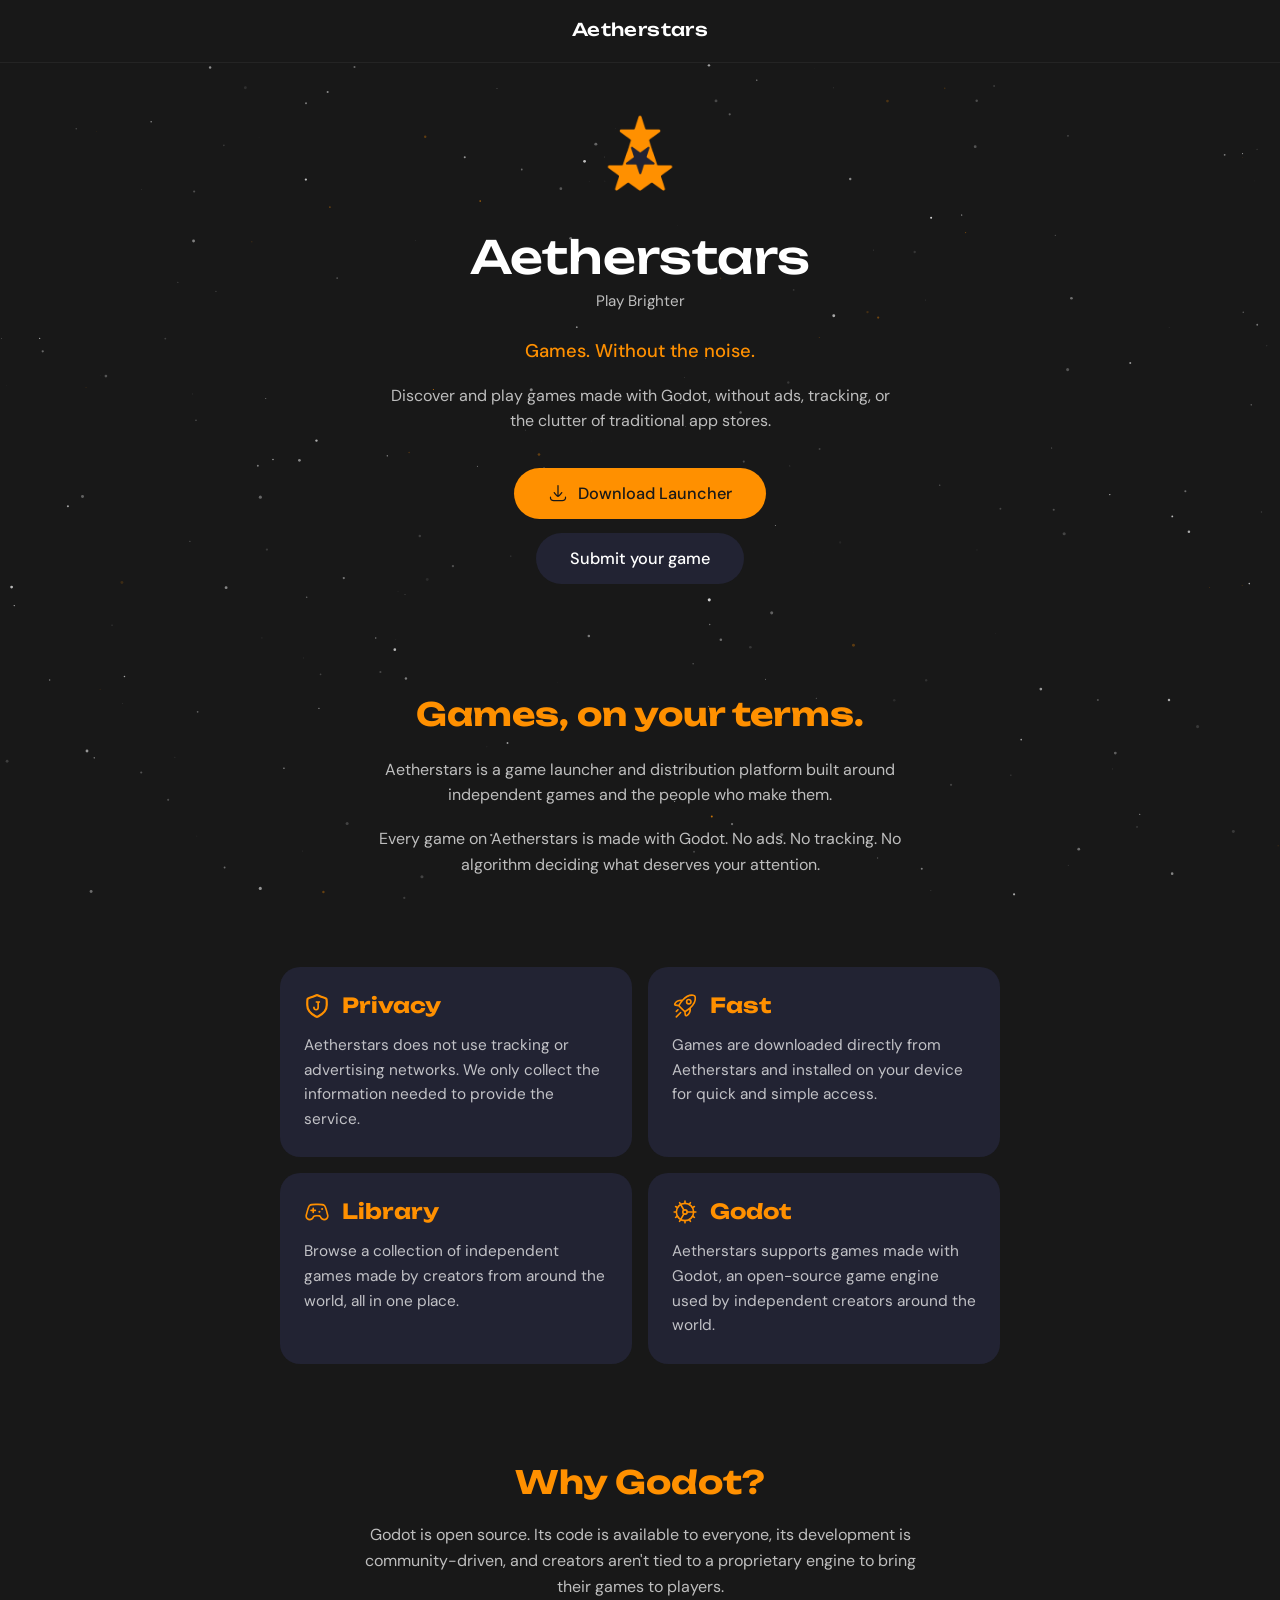
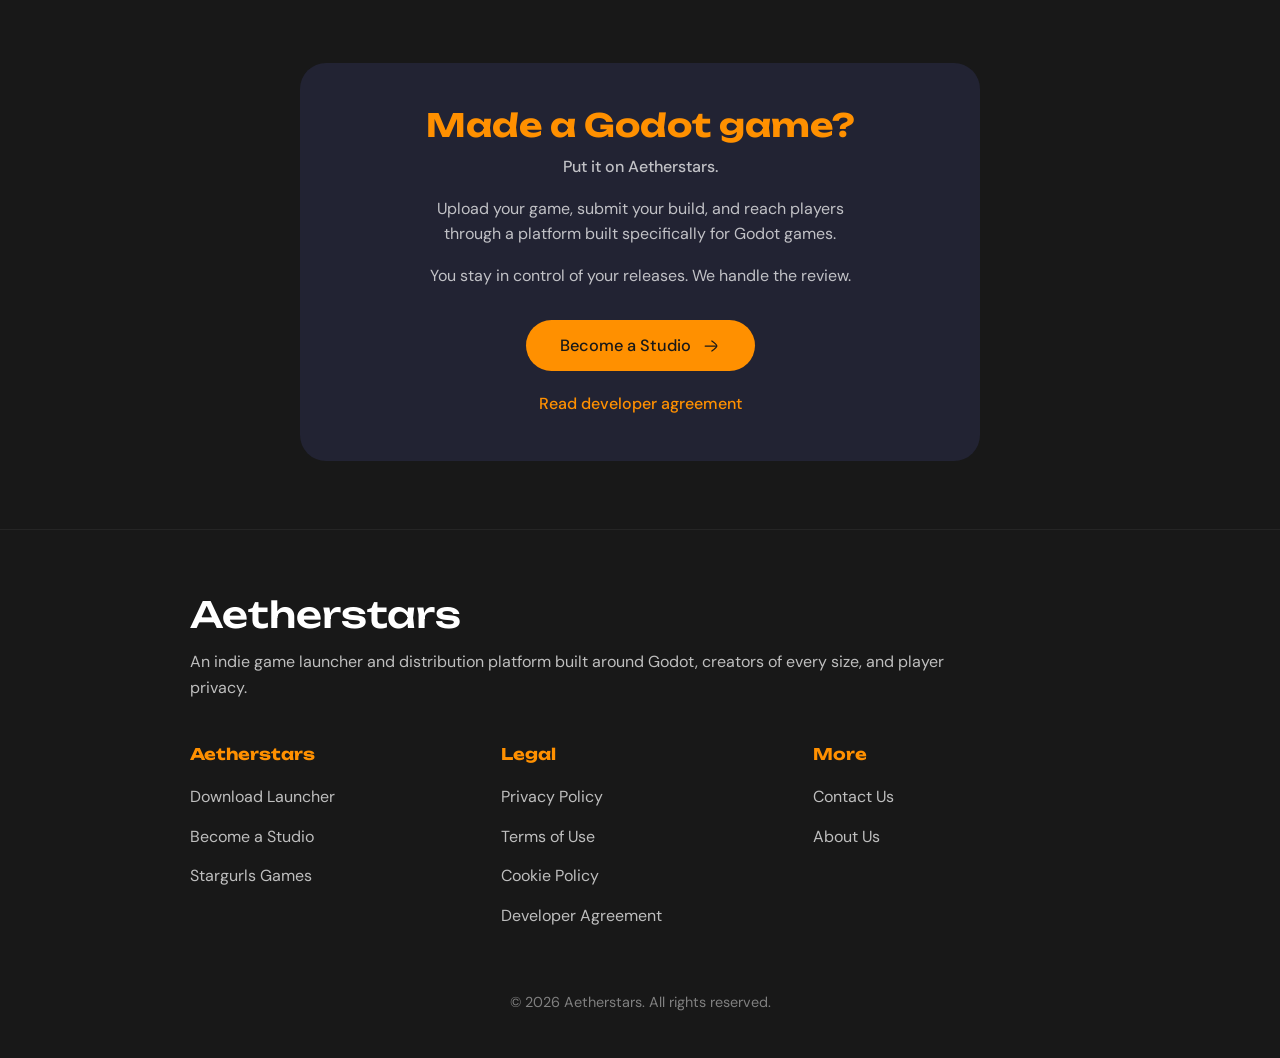
<file: index.html>
<!DOCTYPE html>
<html lang="en">
<head>
  <meta charset="UTF-8">
  <meta name="viewport" content="width=device-width, initial-scale=1.0">
  <title>Aetherstars - Game Launcher</title>
  <meta name="description" content="An indie game launcher and distribution platform built around Godot, creators of every size, and player privacy. No ads. No tracking.">
  <meta name="theme-color" content="#181818">
  <link rel="icon" href="/favicon.ico" sizes="any">
  <link rel="stylesheet" href="css/style.css">
</head>
<body>

  <canvas class="stars" aria-hidden="true"></canvas>

  <header class="site-header">
    <a href="/" class="brand">Aetherstars</a>
  </header>

  <main>

    <section class="hero">
      <img class="logo-mark" src="assets/logo/aetherstars-logo.png" alt="">

      <h1>Aetherstars</h1>
      <p class="play-brighter">Play Brighter</p>

      <p class="hero-accent">Games. Without the noise.</p>
      <p class="hero-desc">Discover and play games made with Godot, without ads, tracking, or the clutter of traditional app stores.</p>

      <div class="hero-actions">
        <button class="btn btn-primary trigger-soon" type="button">
          <span class="ficon ficon--download" aria-hidden="true"></span>
          Download Launcher
        </button>
        <button class="btn btn-secondary trigger-soon" type="button">Submit your game</button>
      </div>
    </section>

    <section class="about">
      <h2>Games, on your terms.</h2>
      <p>Aetherstars is a game launcher and distribution platform built around independent games and the people who make them.</p>
      <p>Every game on Aetherstars is made with Godot. No ads. No tracking. No algorithm deciding what deserves your attention.</p>
    </section>

    <section class="features-wrap">
      <div class="features">

        <article class="card">
          <div class="card-head">
            <span class="ficon ficon--privacy" aria-hidden="true"></span>
            <h3>Privacy</h3>
          </div>
          <p>Aetherstars does not use tracking or advertising networks. We only collect the information needed to provide the service.</p>
        </article>

        <article class="card">
          <div class="card-head">
            <span class="ficon ficon--rocket" aria-hidden="true"></span>
            <h3>Fast</h3>
          </div>
          <p>Games are downloaded directly from Aetherstars and installed on your device for quick and simple access.</p>
        </article>

        <article class="card">
          <div class="card-head">
            <span class="ficon ficon--game" aria-hidden="true"></span>
            <h3>Library</h3>
          </div>
          <p>Browse a collection of independent games made by creators from around the world, all in one place.</p>
        </article>

        <article class="card">
          <div class="card-head">
            <span class="ficon ficon--gear" aria-hidden="true"></span>
            <h3>Godot</h3>
          </div>
          <p>Aetherstars supports games made with Godot, an open-source game engine used by independent creators around the world.</p>
        </article>

      </div>
    </section>

    <section class="why">
      <h2>Why Godot?</h2>
      <p>Godot is open source. Its code is available to everyone, its development is community-driven, and creators aren't tied to a proprietary engine to bring their games to players.</p>
    </section>

    <section class="cta">
      <div class="cta-card">
        <h2>Made a Godot game?</h2>
        <p class="cta-sub">Put it on Aetherstars.</p>
        <p>Upload your game, submit your build, and reach players through a platform built specifically for Godot games.</p>
        <p>You stay in control of your releases. We handle the review.</p>
        <button class="btn btn-primary trigger-soon" type="button">
          Become a Studio
          <span class="ficon ficon--next" aria-hidden="true"></span>
        </button>
        <a href="legal/agreement/" class="cta-link">Read developer agreement</a>
      </div>
    </section>

  </main>

  <footer class="site-footer">
    <div class="footer-inner">
      <p class="footer-brand">Aetherstars</p>
      <p class="footer-tagline">An indie game launcher and distribution platform built around Godot, creators of every size, and player privacy.</p>

      <nav class="footer-cols" aria-label="Footer">
        <div class="footer-col">
          <h2>Aetherstars</h2>
          <button type="button" class="footer-btn trigger-soon">Download Launcher</button>
          <button type="button" class="footer-btn trigger-soon">Become a Studio</button>
          <a href="https://stargurls.com" target="_blank" rel="noopener">Stargurls Games</a>
        </div>
        <div class="footer-col">
          <h2>Legal</h2>
          <a href="https://jullow.com/legal/privacy" target="_blank" rel="noopener">Privacy Policy</a>
          <a href="https://jullow.com/legal/terms" target="_blank" rel="noopener">Terms of Use</a>
          <a href="https://jullow.com/legal/cookie" target="_blank" rel="noopener">Cookie Policy</a>
          <a href="legal/agreement/">Developer Agreement</a>
        </div>
        <div class="footer-col">
          <h2>More</h2>
          <a href="mailto:info@aetherstars.com">Contact Us</a>
          <a href="about/">About Us</a>
        </div>
      </nav>

      <p class="footer-bottom">&copy; <span data-year>2026</span> Aetherstars. All rights reserved.</p>
    </div>
  </footer>

  <div class="notice" role="status" aria-live="polite" hidden>
    <button type="button" class="notice-close" aria-label="Close">
      <span aria-hidden="true">&times;</span>
    </button>
    <p>We're getting ready to launch, stay tuned!</p>
    <button type="button" class="notice-ok">Got it</button>
  </div>

  <script src="js/main.js"></script>
</body>
</html>
</file>
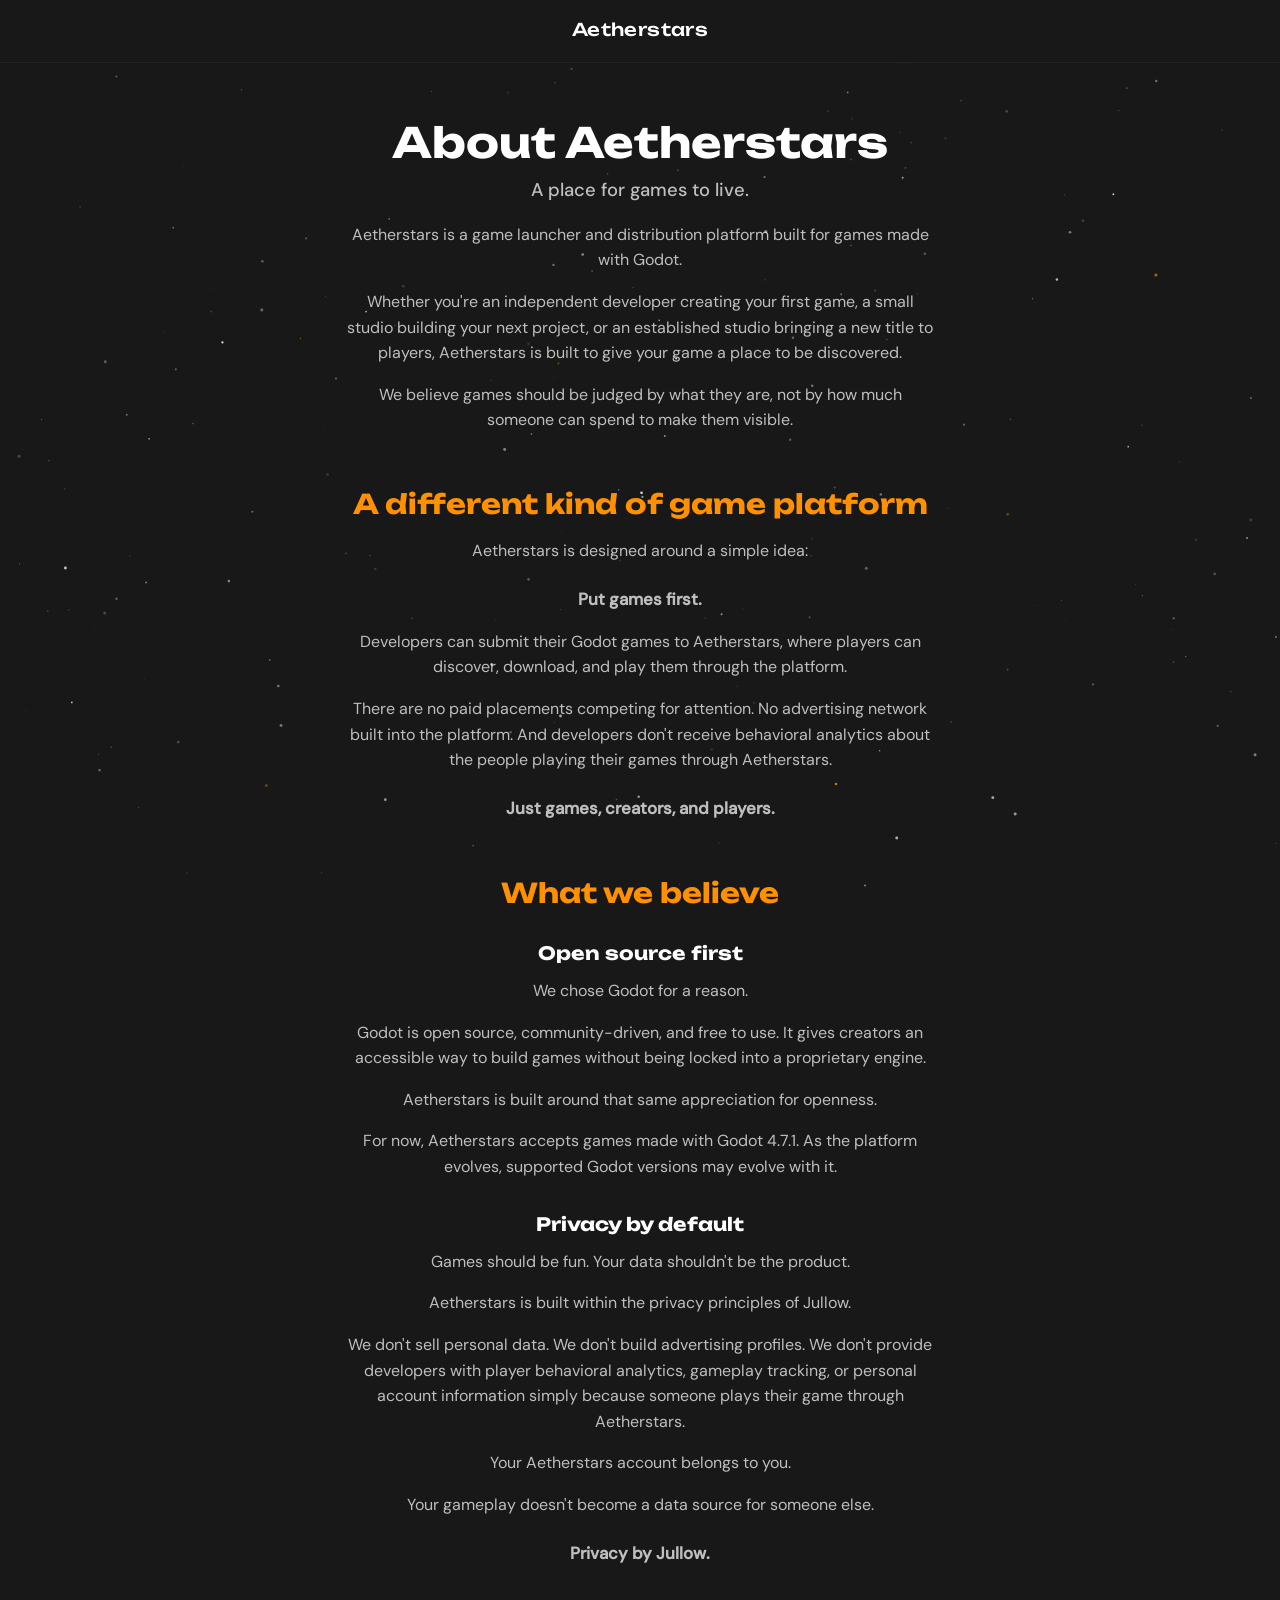
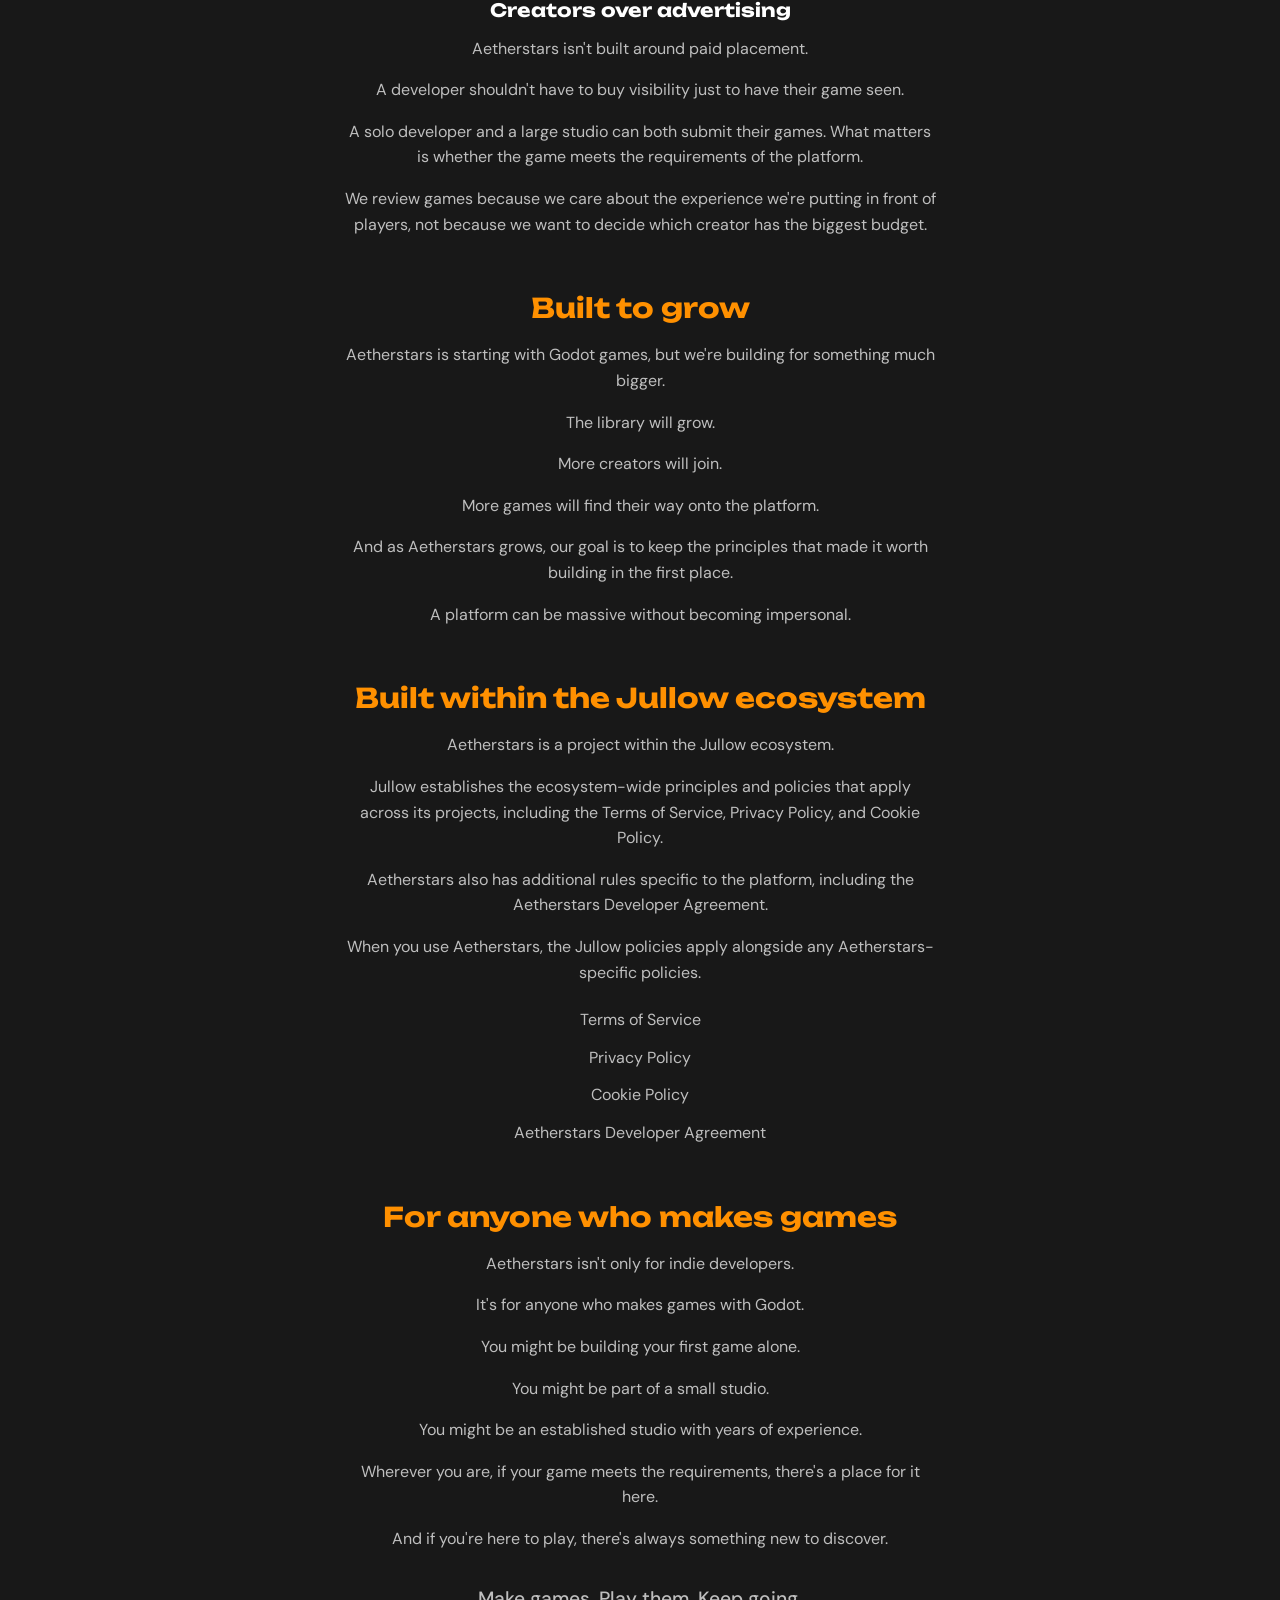
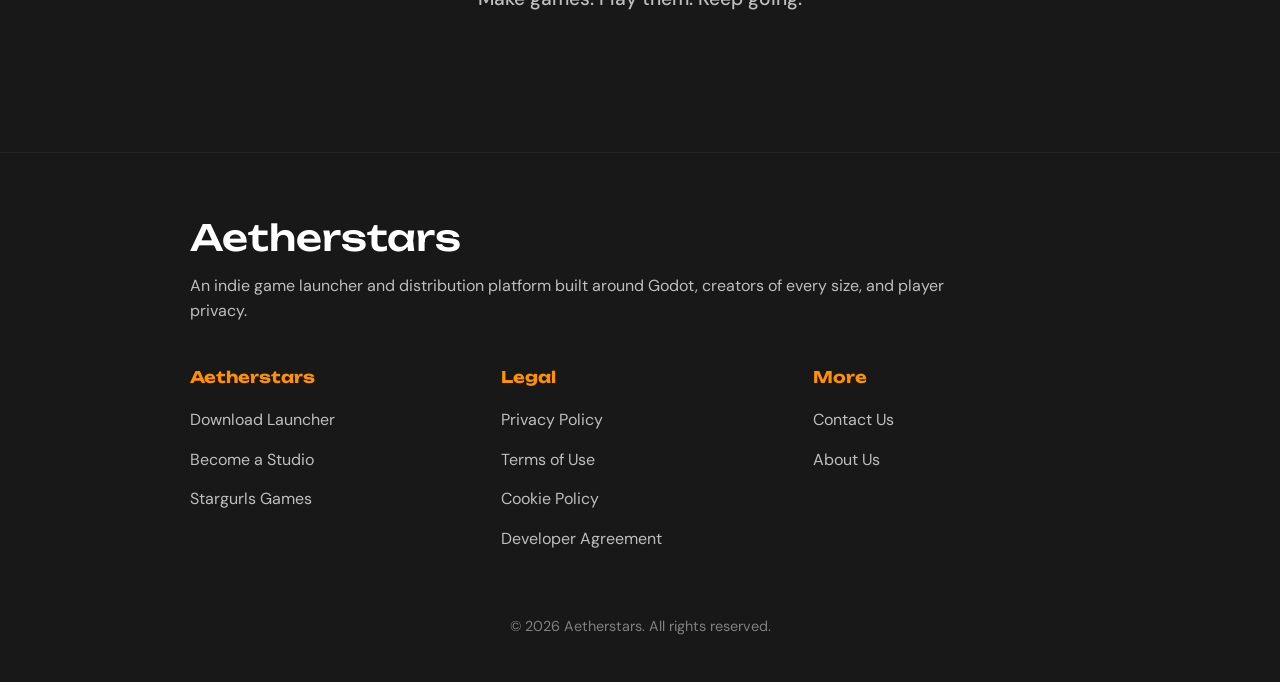
<file: about/index.html>
<!DOCTYPE html>
<html lang="en">
<head>
  <meta charset="UTF-8">
  <meta name="viewport" content="width=device-width, initial-scale=1.0">
  <title>About Us</title>
  <meta name="description" content="Aetherstars is a game launcher and distribution platform for games made with Godot, open to creators of any size, built around privacy instead of advertising.">
  <meta name="theme-color" content="#181818">
  <link rel="icon" href="/favicon.ico" sizes="any">
  <link rel="stylesheet" href="/css/style.css">
</head>
<body>

  <canvas class="stars" aria-hidden="true"></canvas>

  <header class="site-header">
    <a href="/" class="brand">Aetherstars</a>
  </header>

  <main class="about-page">
    <h1>About Aetherstars</h1>
    <p class="about-tagline">A place for games to live.</p>

    <p>Aetherstars is a game launcher and distribution platform built for games made with Godot.</p>
    <p>Whether you're an independent developer creating your first game, a small studio building your next project, or an established studio bringing a new title to players, Aetherstars is built to give your game a place to be discovered.</p>
    <p>We believe games should be judged by what they are, not by how much someone can spend to make them visible.</p>

    <section id="platform">
      <h2>A different kind of game platform</h2>
      <p>Aetherstars is designed around a simple idea:</p>
      <p class="about-lead">Put games first.</p>
      <p>Developers can submit their Godot games to Aetherstars, where players can discover, download, and play them through the platform.</p>
      <p>There are no paid placements competing for attention. No advertising network built into the platform. And developers don't receive behavioral analytics about the people playing their games through Aetherstars.</p>
      <p class="about-lead">Just games, creators, and players.</p>
    </section>

    <section id="beliefs">
      <h2>What we believe</h2>

      <h3>Open source first</h3>
      <p>We chose Godot for a reason.</p>
      <p>Godot is open source, community-driven, and free to use. It gives creators an accessible way to build games without being locked into a proprietary engine.</p>
      <p>Aetherstars is built around that same appreciation for openness.</p>
      <p>For now, Aetherstars accepts games made with Godot 4.7.1. As the platform evolves, supported Godot versions may evolve with it.</p>

      <h3>Privacy by default</h3>
      <p>Games should be fun. Your data shouldn't be the product.</p>
      <p>Aetherstars is built within the privacy principles of Jullow.</p>
      <p>We don't sell personal data. We don't build advertising profiles. We don't provide developers with player behavioral analytics, gameplay tracking, or personal account information simply because someone plays their game through Aetherstars.</p>
      <p>Your Aetherstars account belongs to you.</p>
      <p>Your gameplay doesn't become a data source for someone else.</p>
      <p class="about-lead">Privacy by Jullow.</p>

      <h3>Creators over advertising</h3>
      <p>Aetherstars isn't built around paid placement.</p>
      <p>A developer shouldn't have to buy visibility just to have their game seen.</p>
      <p>A solo developer and a large studio can both submit their games. What matters is whether the game meets the requirements of the platform.</p>
      <p>We review games because we care about the experience we're putting in front of players, not because we want to decide which creator has the biggest budget.</p>
    </section>

    <section id="grow">
      <h2>Built to grow</h2>
      <p>Aetherstars is starting with Godot games, but we're building for something much bigger.</p>
      <p>The library will grow.</p>
      <p>More creators will join.</p>
      <p>More games will find their way onto the platform.</p>
      <p>And as Aetherstars grows, our goal is to keep the principles that made it worth building in the first place.</p>
      <p>A platform can be massive without becoming impersonal.</p>
    </section>

    <section id="jullow">
      <h2>Built within the Jullow ecosystem</h2>
      <p>Aetherstars is a project within the Jullow ecosystem.</p>
      <p>Jullow establishes the ecosystem-wide principles and policies that apply across its projects, including the Terms of Service, Privacy Policy, and Cookie Policy.</p>
      <p>Aetherstars also has additional rules specific to the platform, including the Aetherstars Developer Agreement.</p>
      <p>When you use Aetherstars, the Jullow policies apply alongside any Aetherstars-specific policies.</p>

      <ul class="about-links">
        <li><a href="https://jullow.com/legal/terms" target="_blank" rel="noopener">Terms of Service</a></li>
        <li><a href="https://jullow.com/legal/privacy" target="_blank" rel="noopener">Privacy Policy</a></li>
        <li><a href="https://jullow.com/legal/cookie" target="_blank" rel="noopener">Cookie Policy</a></li>
        <li><a href="/legal/agreement/">Aetherstars Developer Agreement</a></li>
      </ul>
    </section>

    <section id="anyone">
      <h2>For anyone who makes games</h2>
      <p>Aetherstars isn't only for indie developers.</p>
      <p>It's for anyone who makes games with Godot.</p>
      <p>You might be building your first game alone.</p>
      <p>You might be part of a small studio.</p>
      <p>You might be an established studio with years of experience.</p>
      <p>Wherever you are, if your game meets the requirements, there's a place for it here.</p>
      <p>And if you're here to play, there's always something new to discover.</p>
      <p class="about-tagline">Make games. Play them. Keep going.</p>
    </section>
  </main>

  <footer class="site-footer">
    <div class="footer-inner">
      <p class="footer-brand">Aetherstars</p>
      <p class="footer-tagline">An indie game launcher and distribution platform built around Godot, creators of every size, and player privacy.</p>

      <nav class="footer-cols" aria-label="Footer">
        <div class="footer-col">
          <h2>Aetherstars</h2>
          <button type="button" class="footer-btn trigger-soon">Download Launcher</button>
          <button type="button" class="footer-btn trigger-soon">Become a Studio</button>
          <a href="https://stargurls.com" target="_blank" rel="noopener">Stargurls Games</a>
        </div>
        <div class="footer-col">
          <h2>Legal</h2>
          <a href="https://jullow.com/legal/privacy" target="_blank" rel="noopener">Privacy Policy</a>
          <a href="https://jullow.com/legal/terms" target="_blank" rel="noopener">Terms of Use</a>
          <a href="https://jullow.com/legal/cookie" target="_blank" rel="noopener">Cookie Policy</a>
          <a href="/legal/agreement/">Developer Agreement</a>
        </div>
        <div class="footer-col">
          <h2>More</h2>
          <a href="mailto:info@aetherstars.com">Contact Us</a>
          <a href="/about/">About Us</a>
        </div>
      </nav>

      <p class="footer-bottom">&copy; <span data-year>2026</span> Aetherstars. All rights reserved.</p>
    </div>
  </footer>

  <div class="notice" role="status" aria-live="polite" hidden>
    <button type="button" class="notice-close" aria-label="Close">
      <span aria-hidden="true">&times;</span>
    </button>
    <p>We're getting ready to launch, stay tuned!</p>
    <button type="button" class="notice-ok">Got it</button>
  </div>

  <script src="/js/main.js"></script>
</body>
</html>
</file>
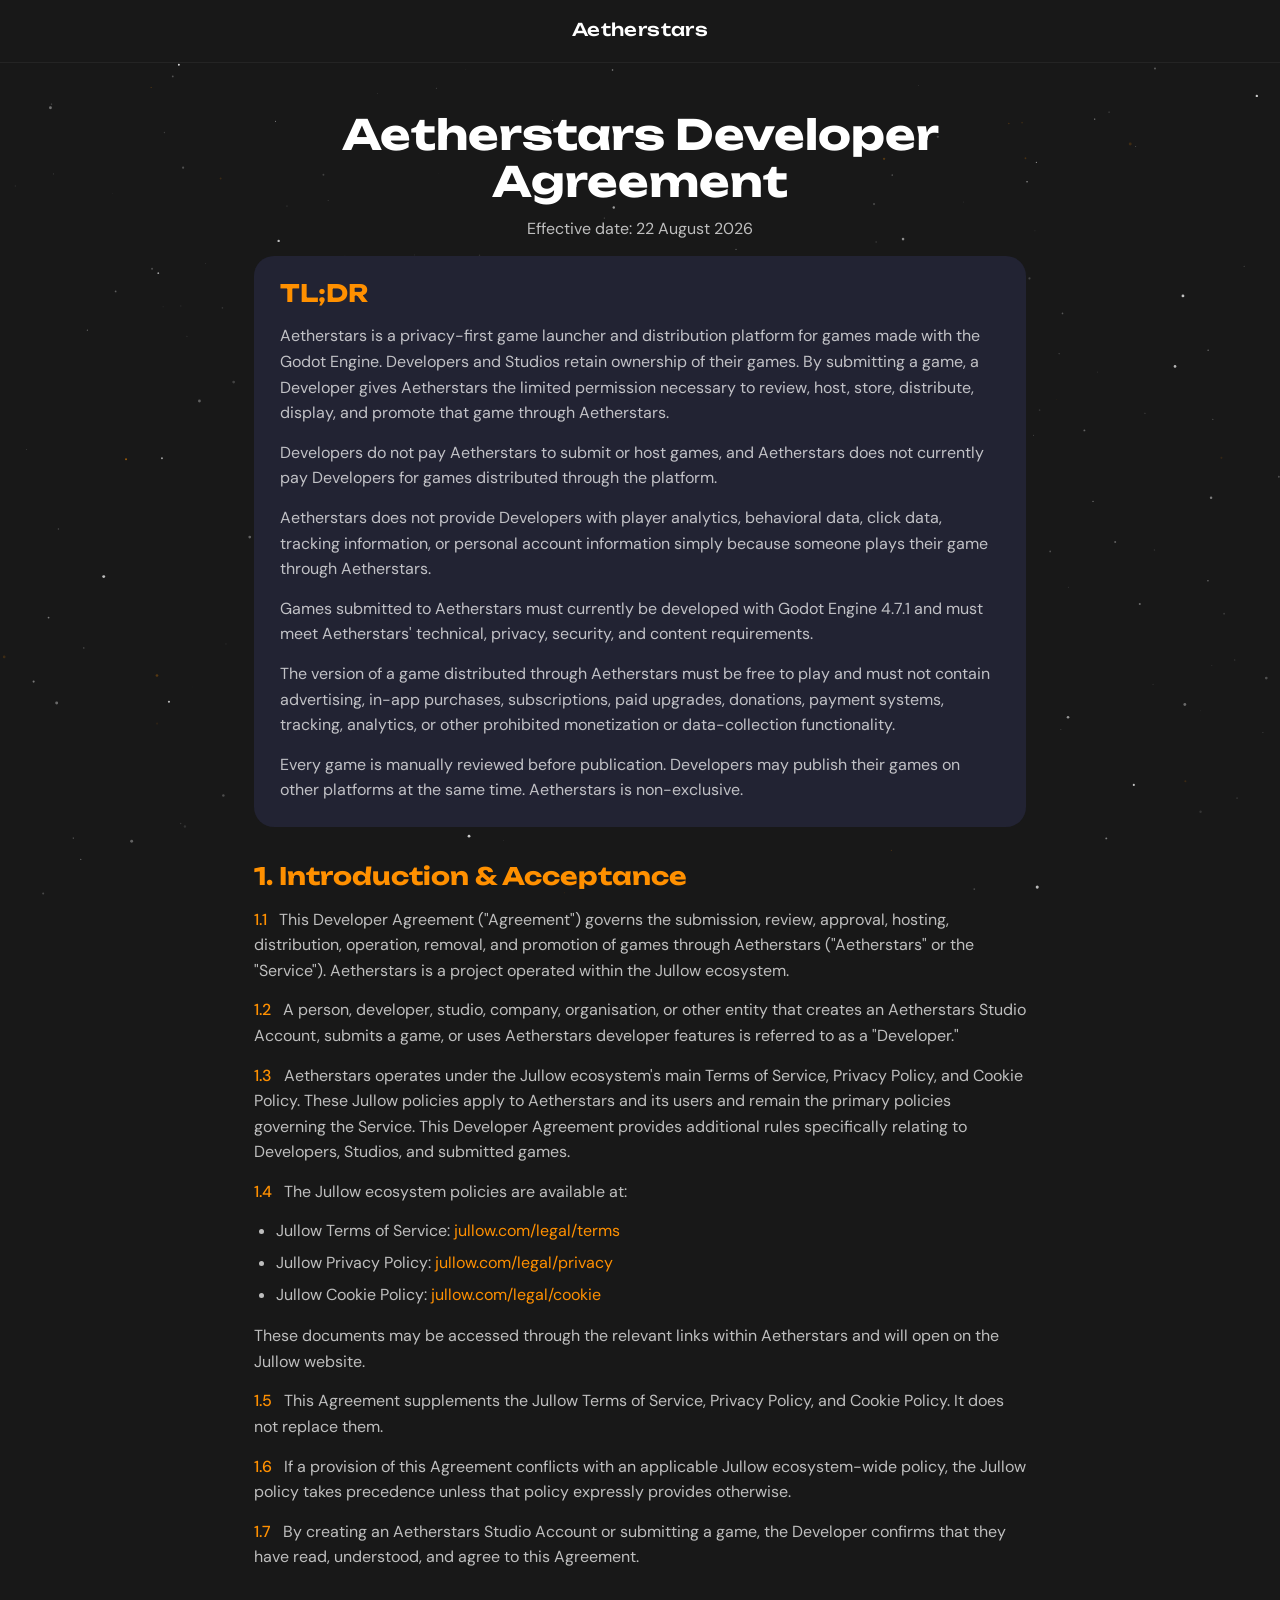
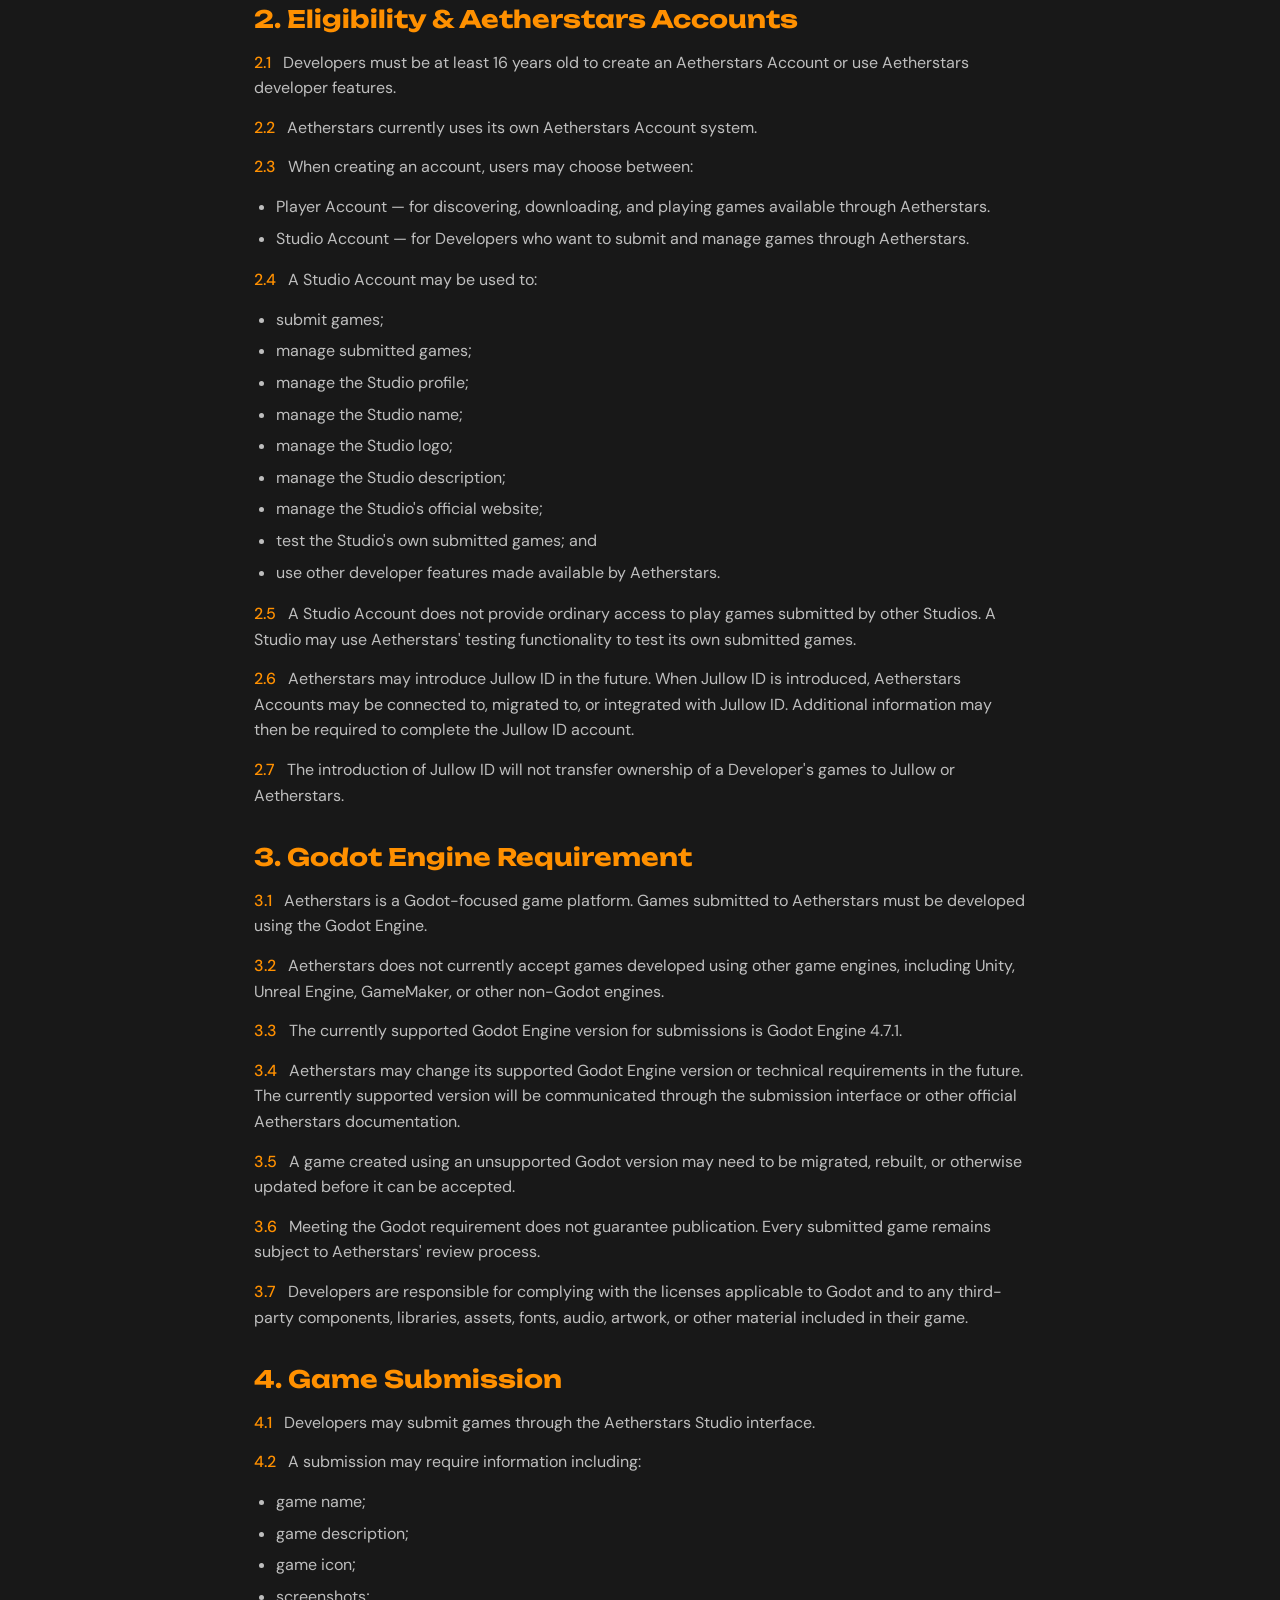
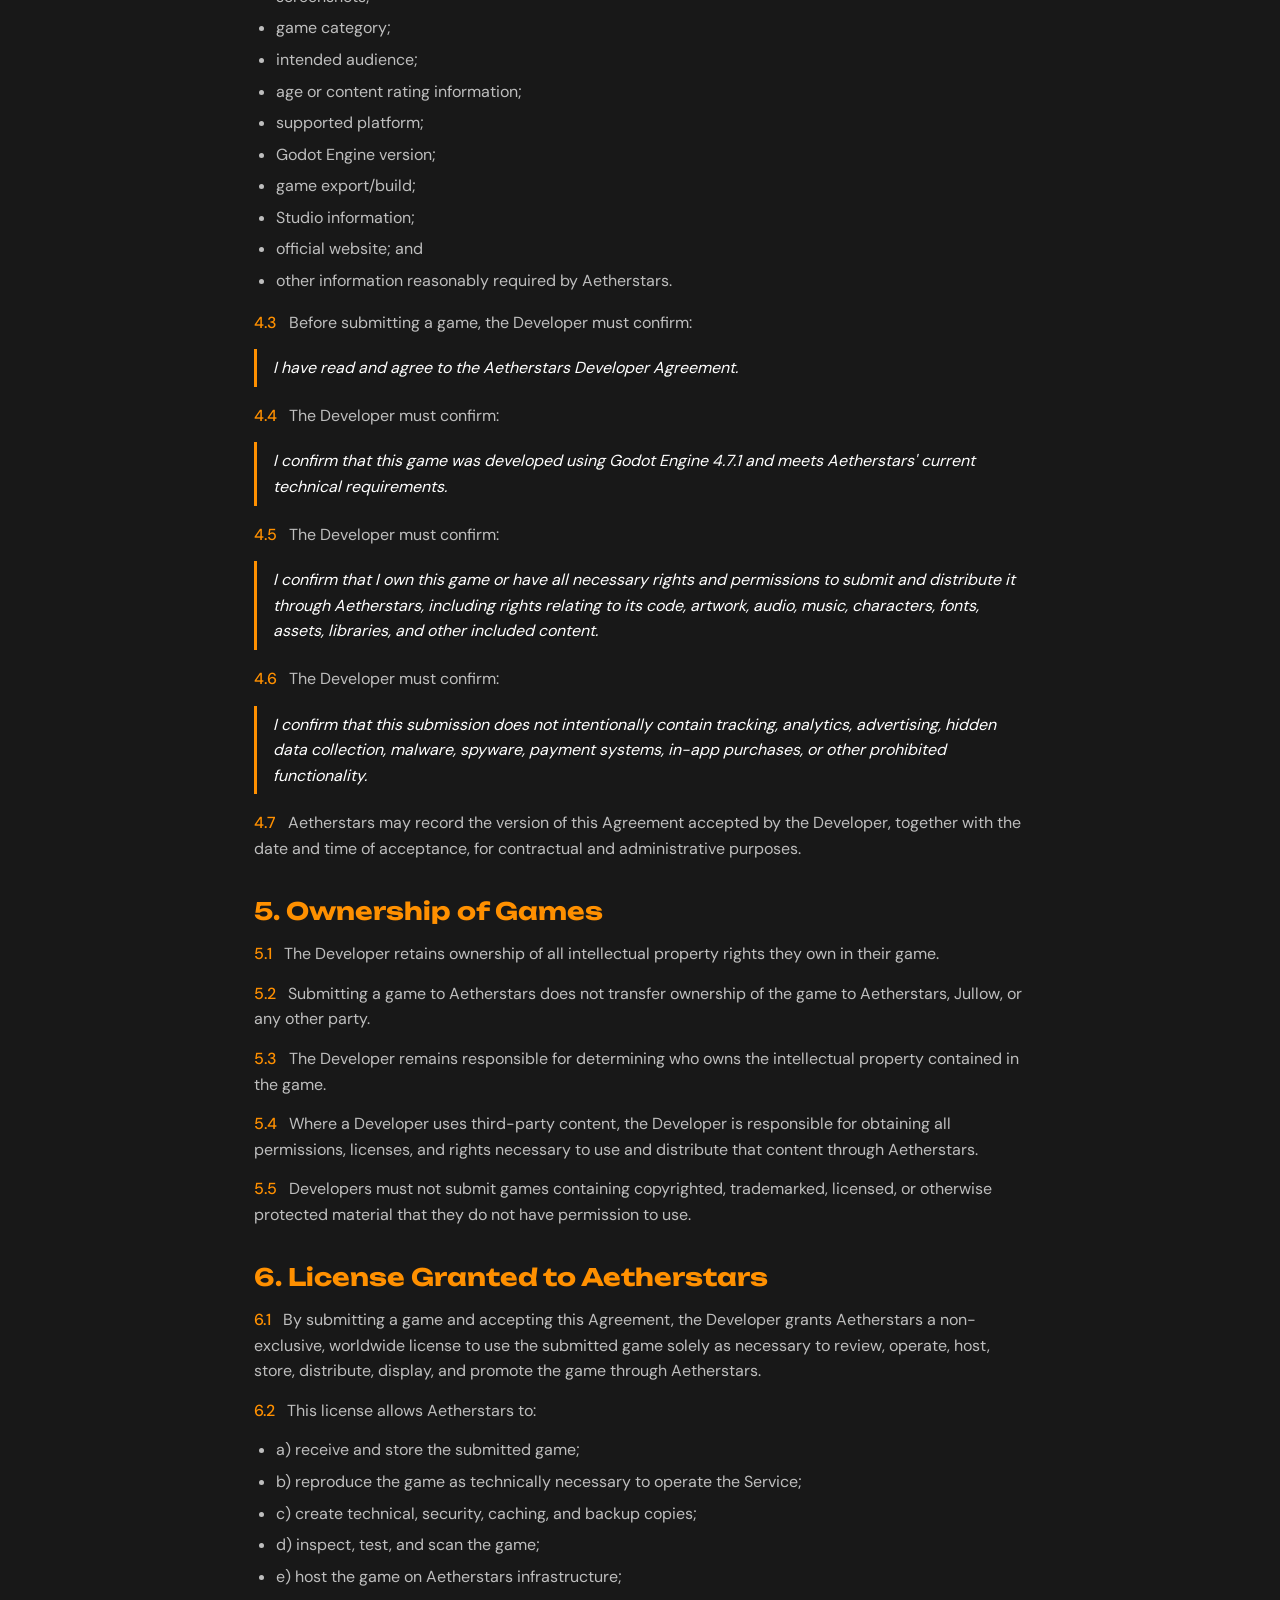
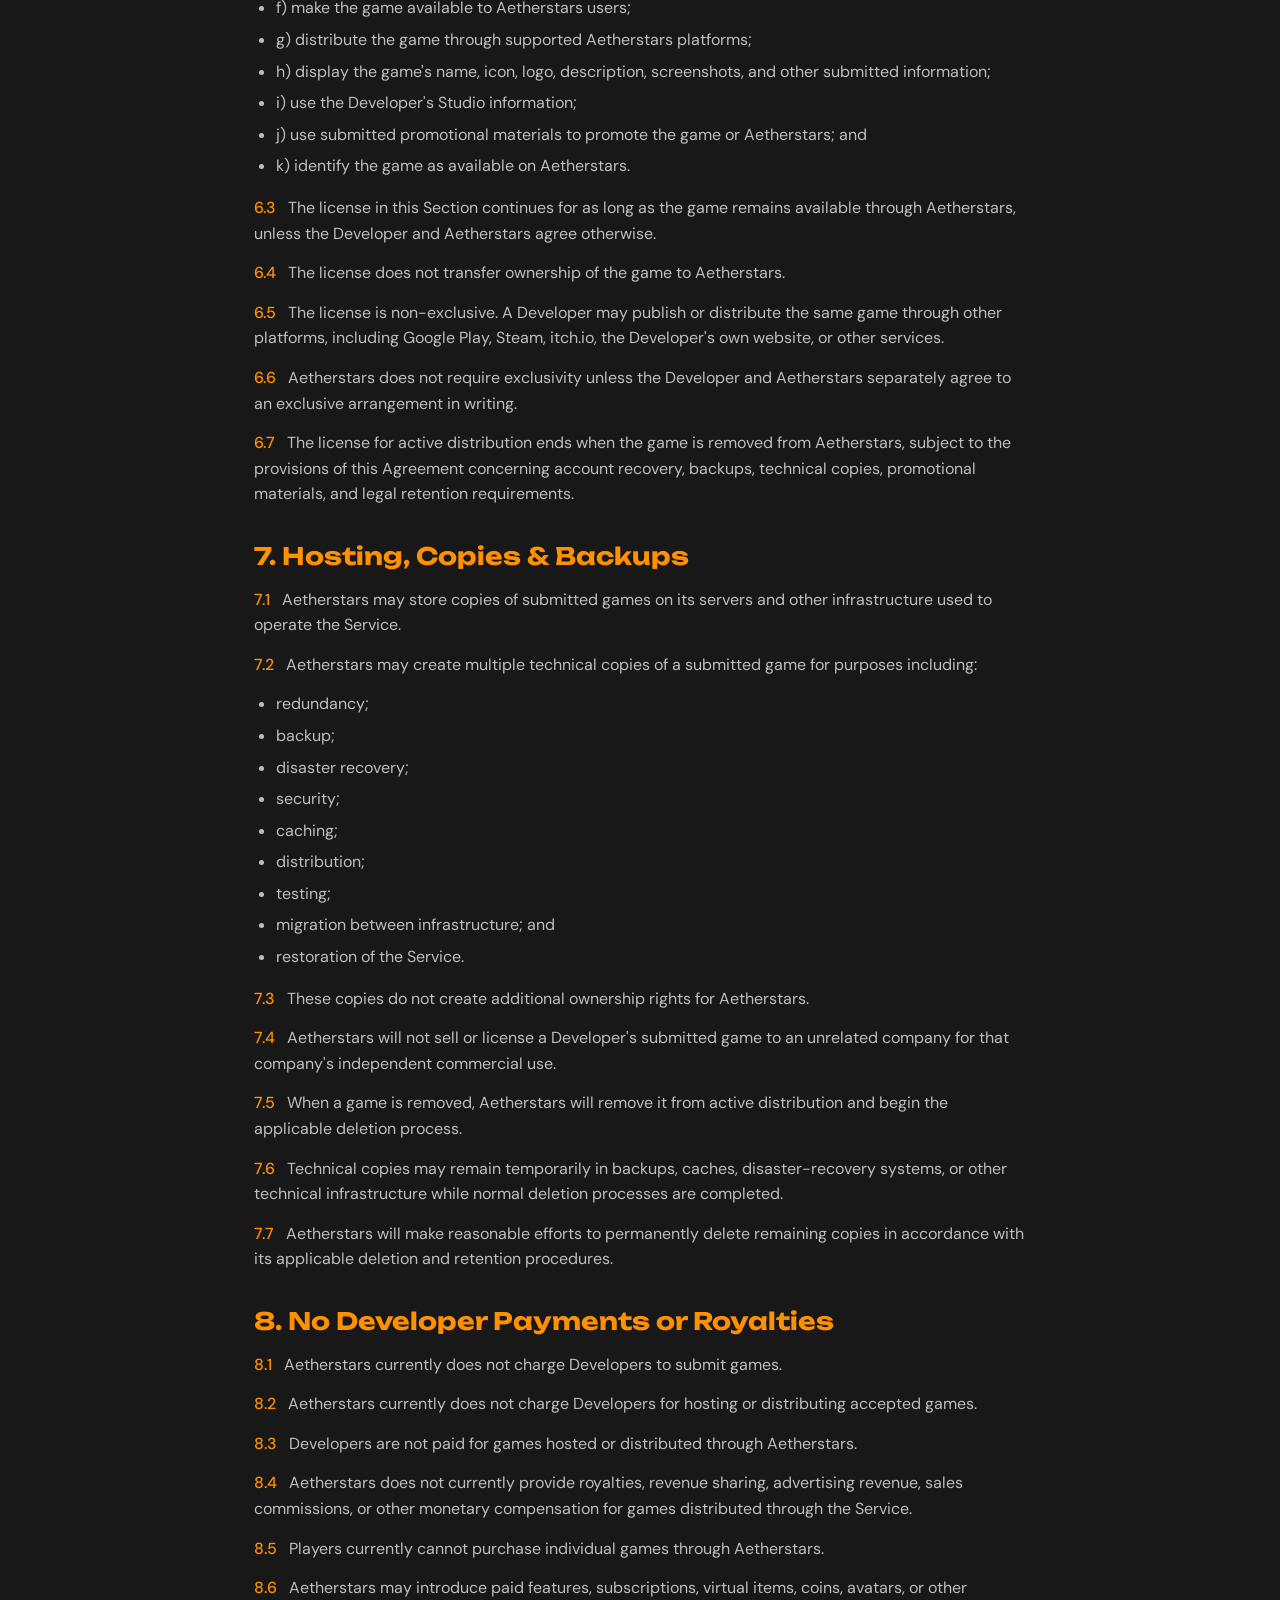
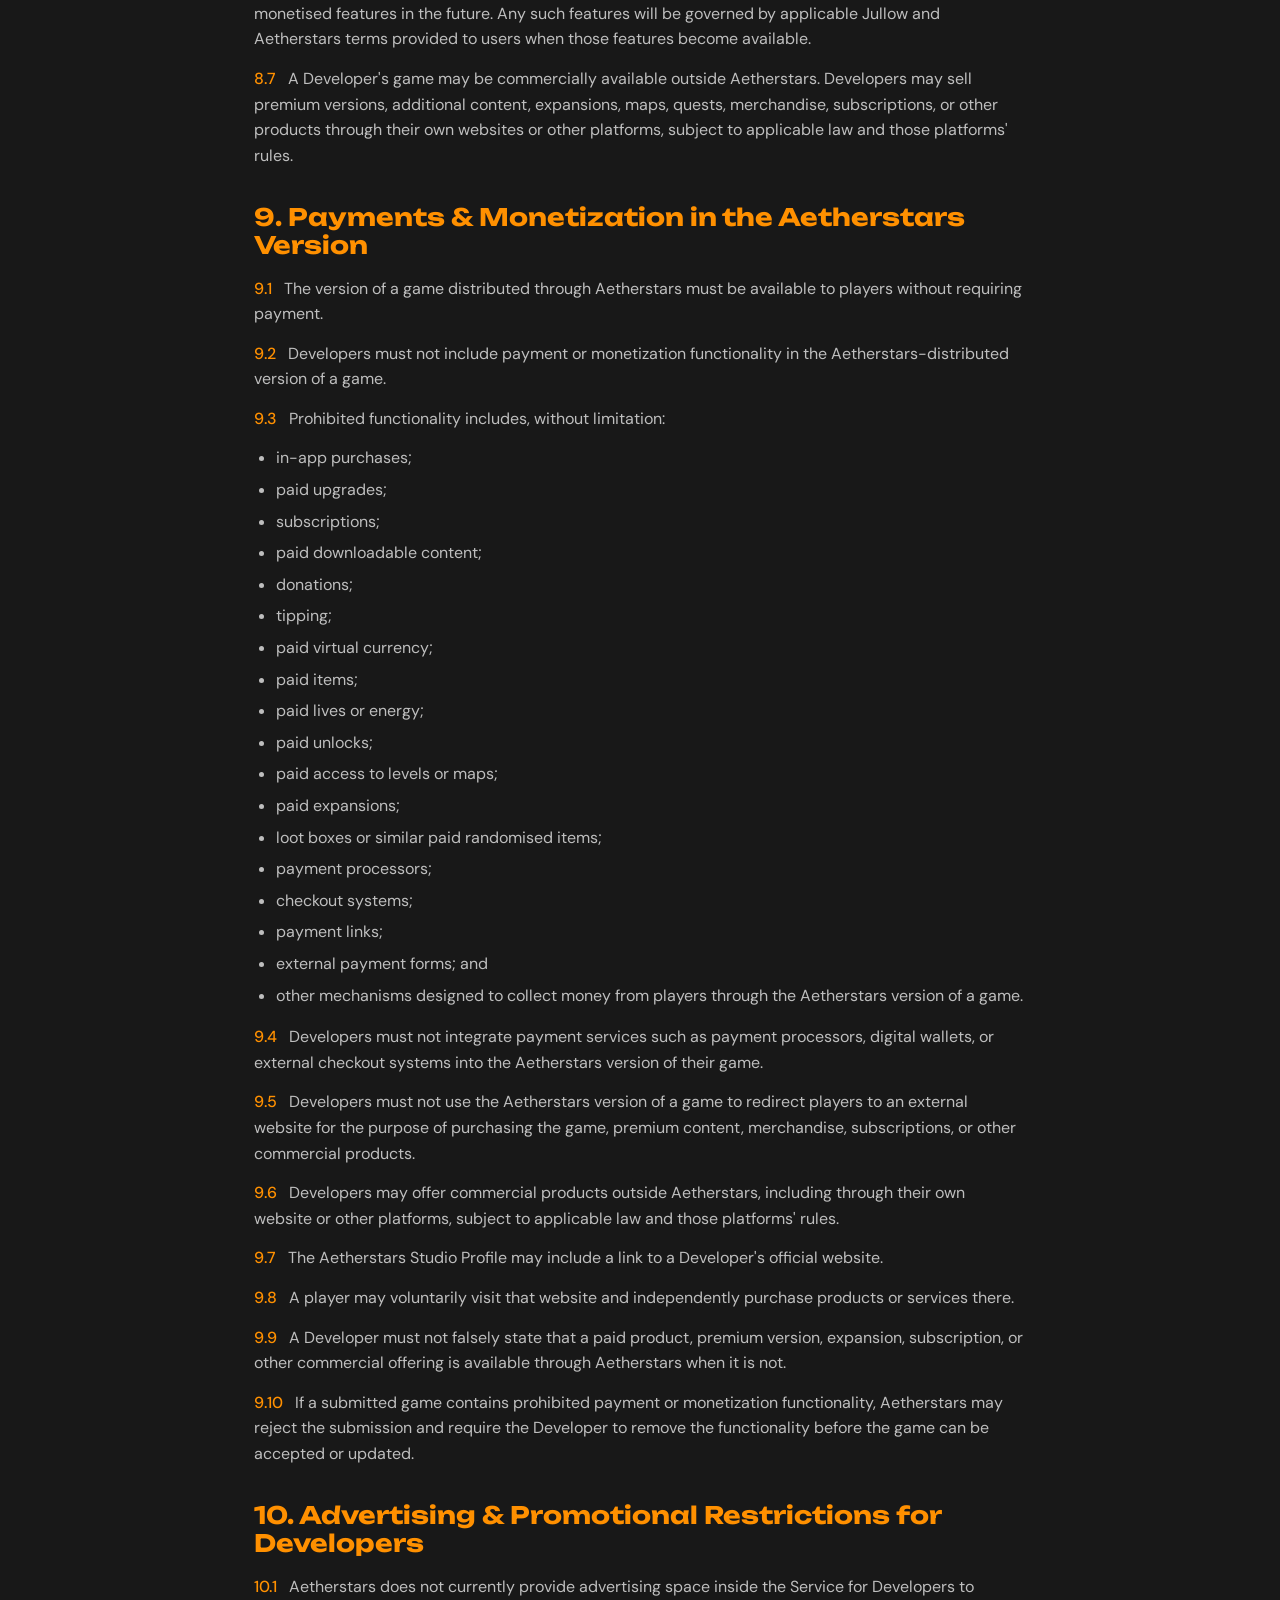
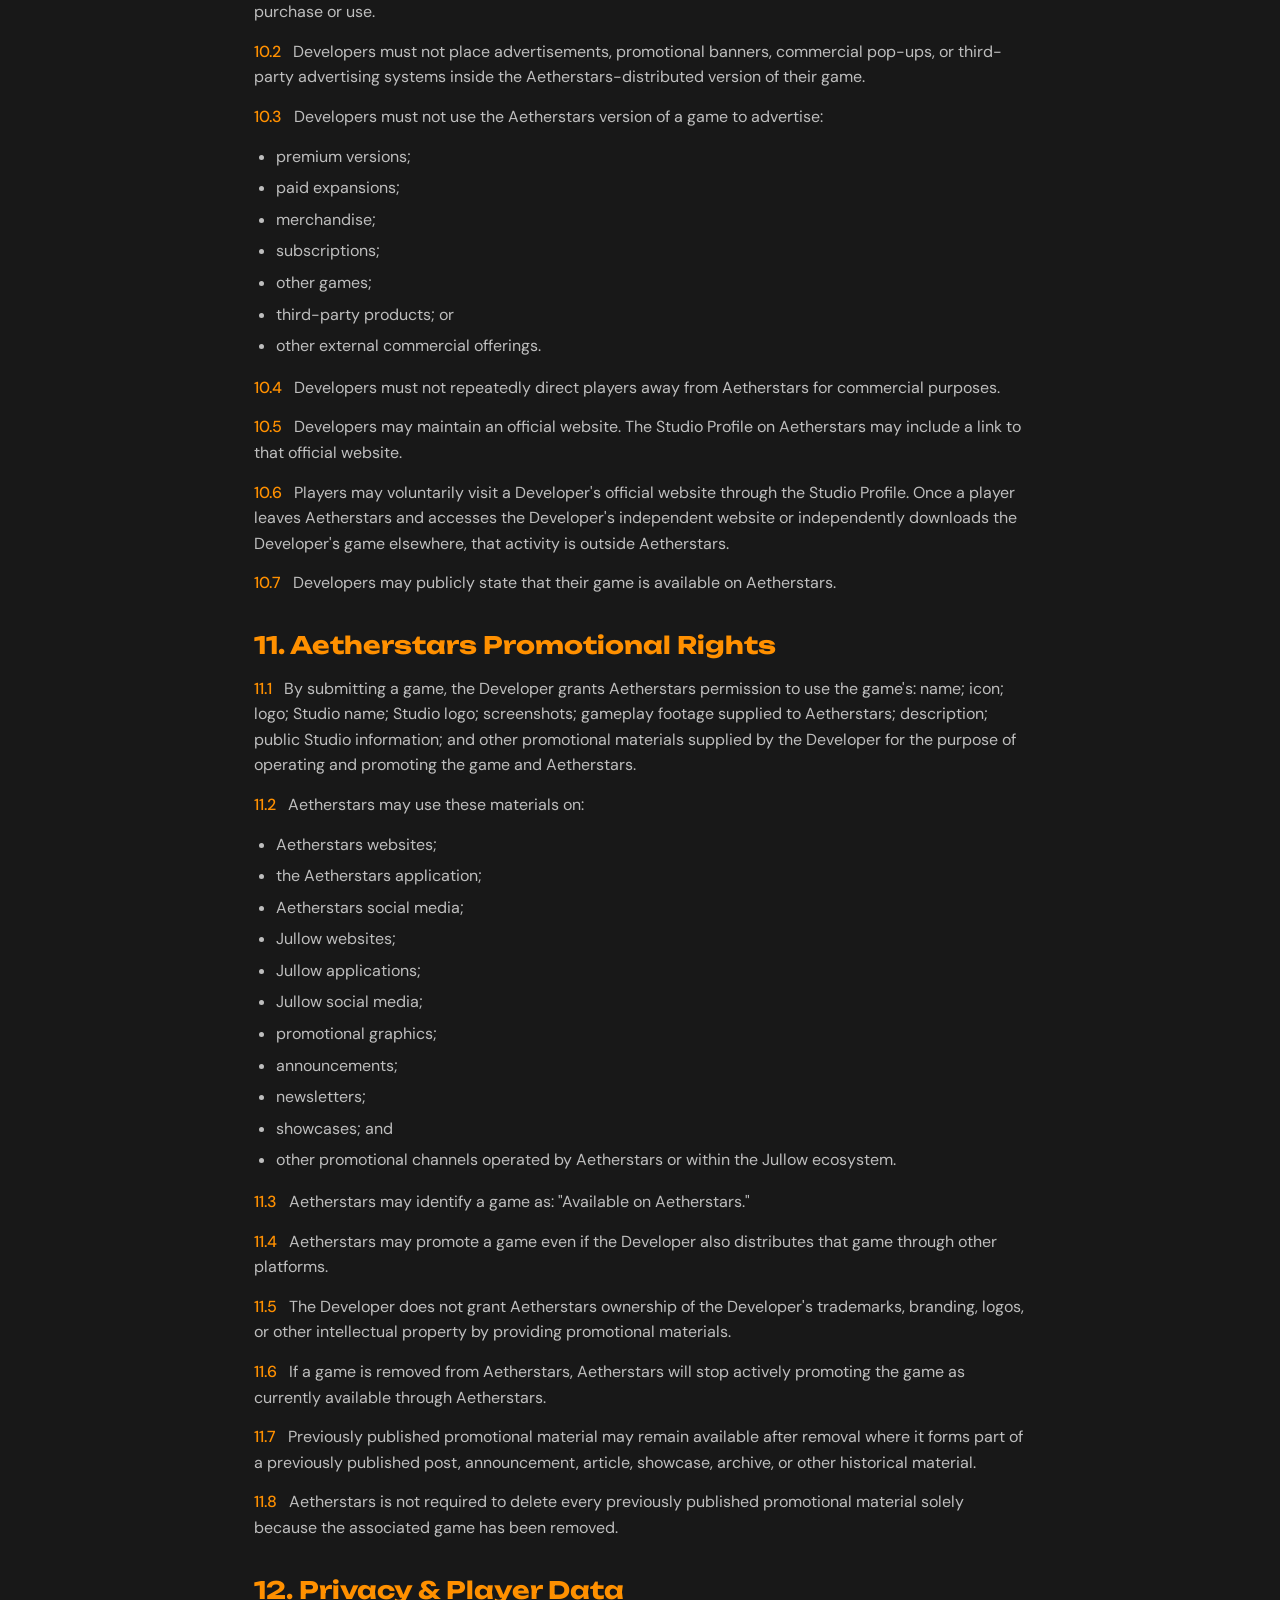
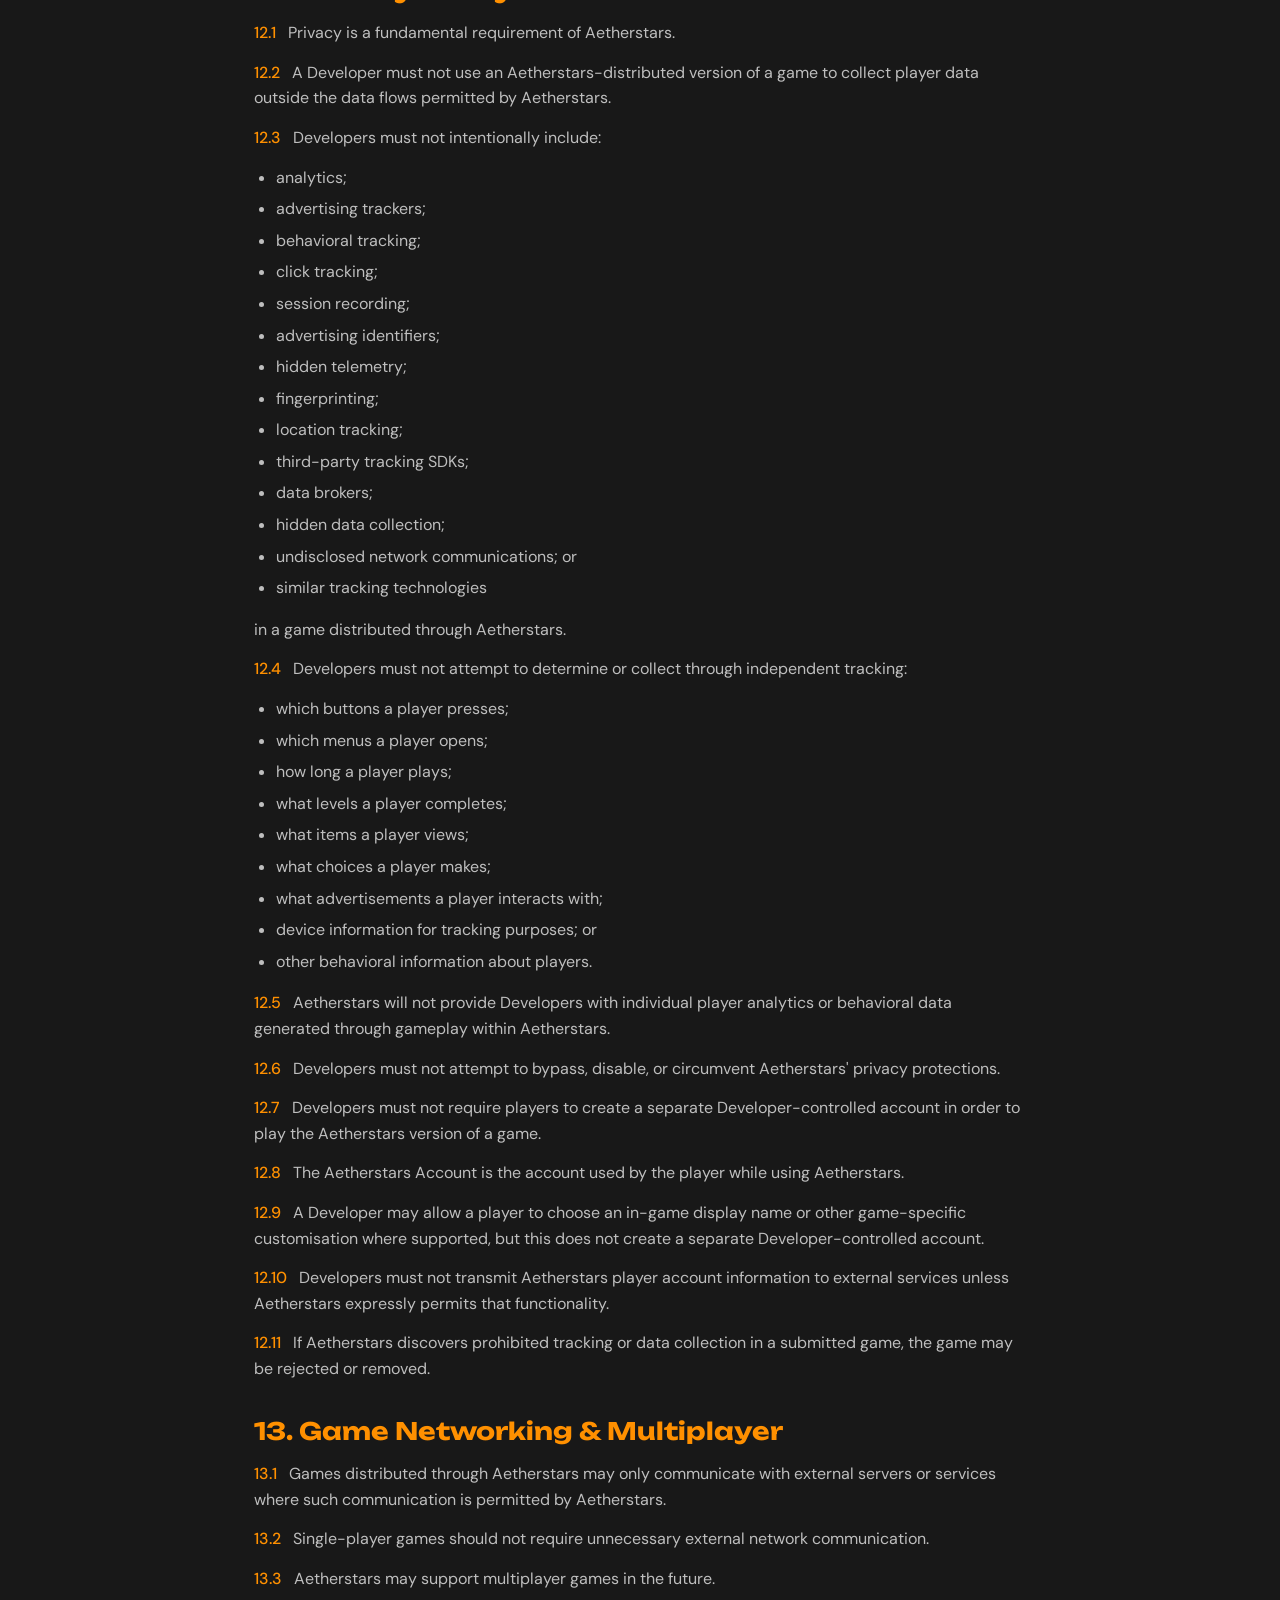
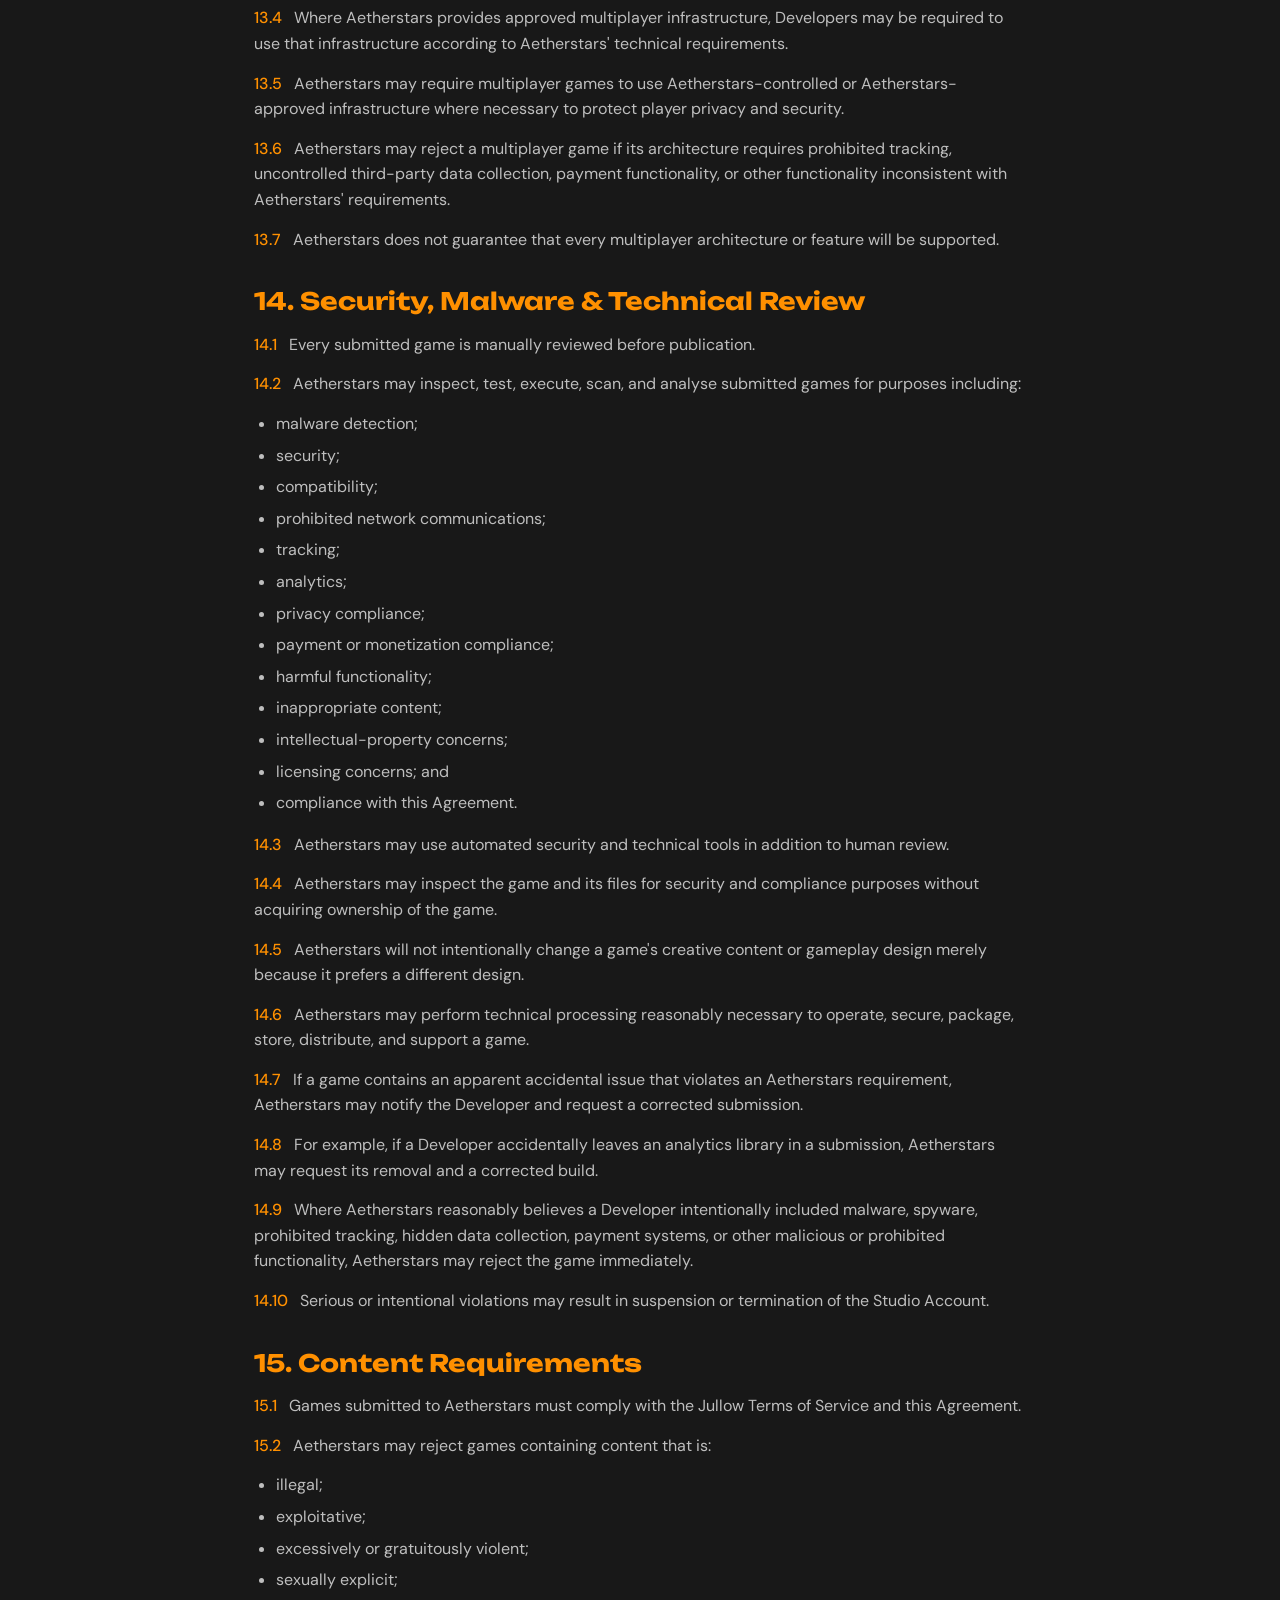
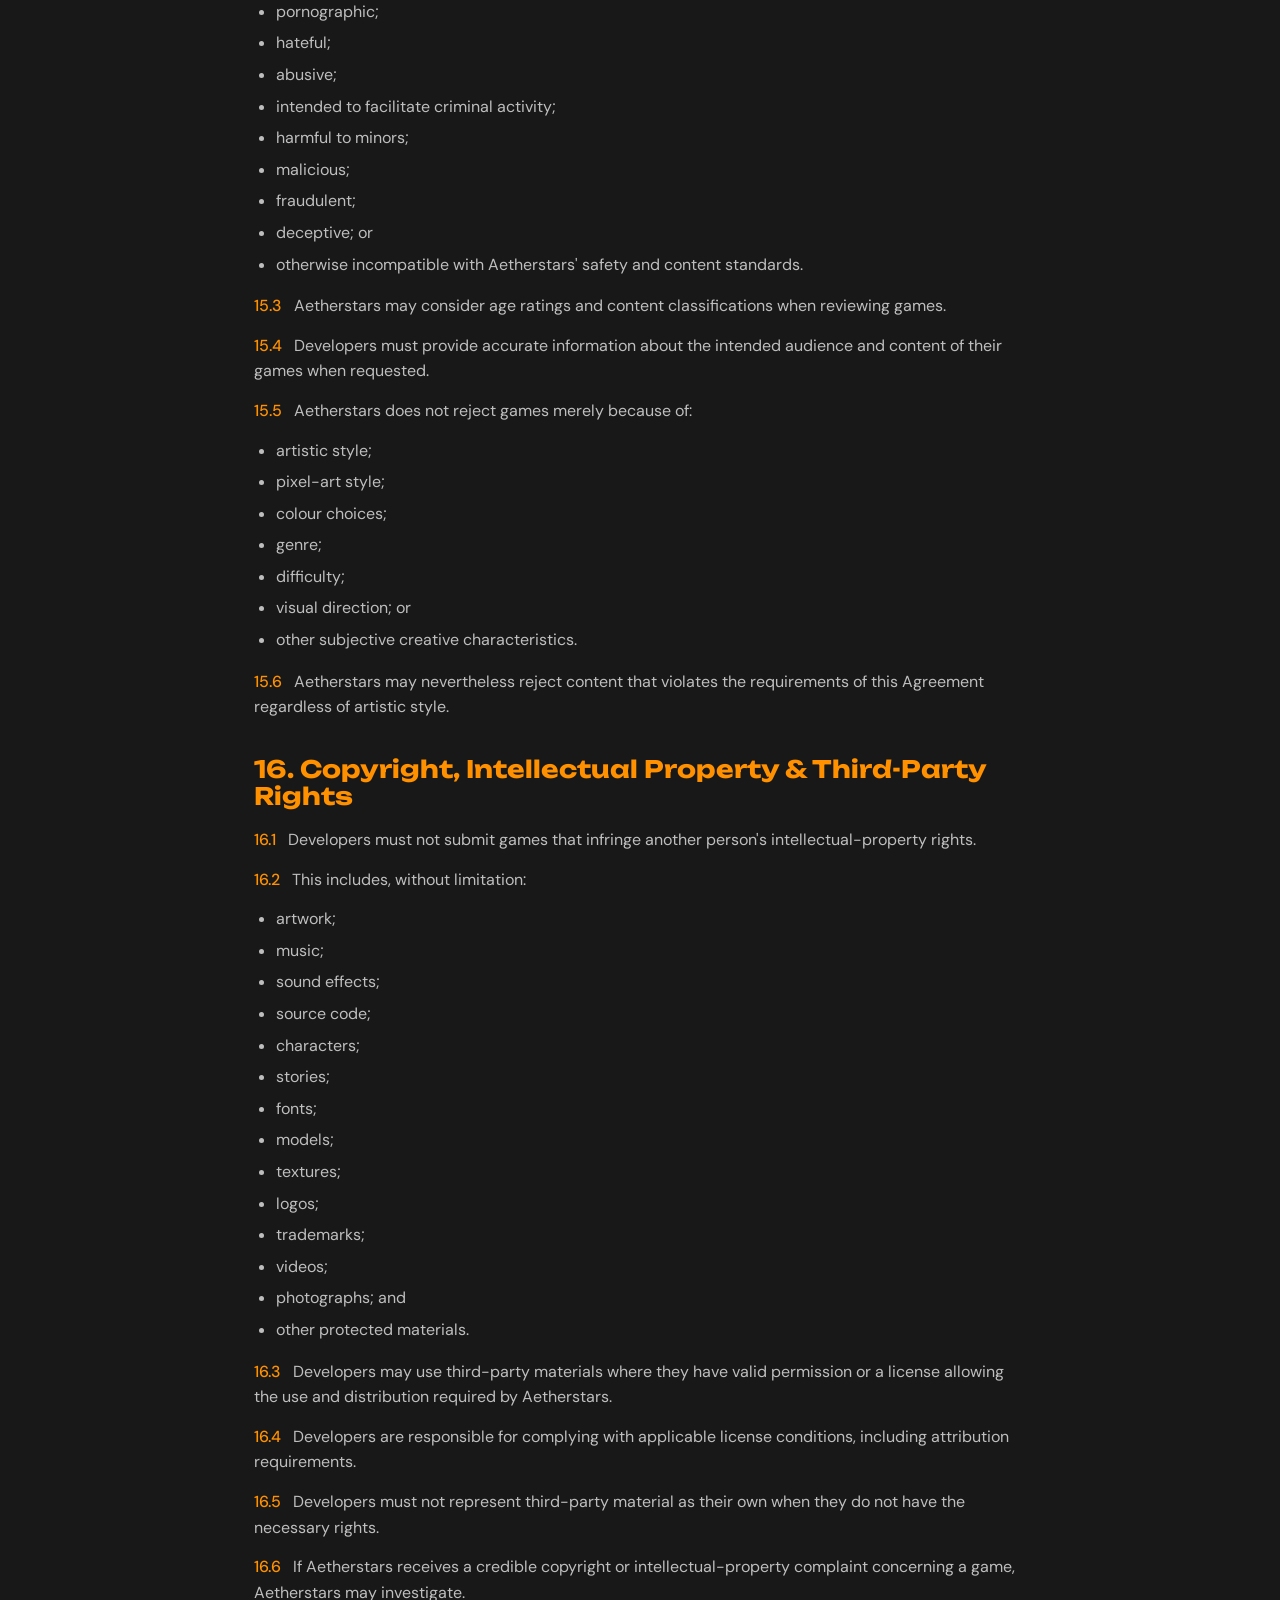
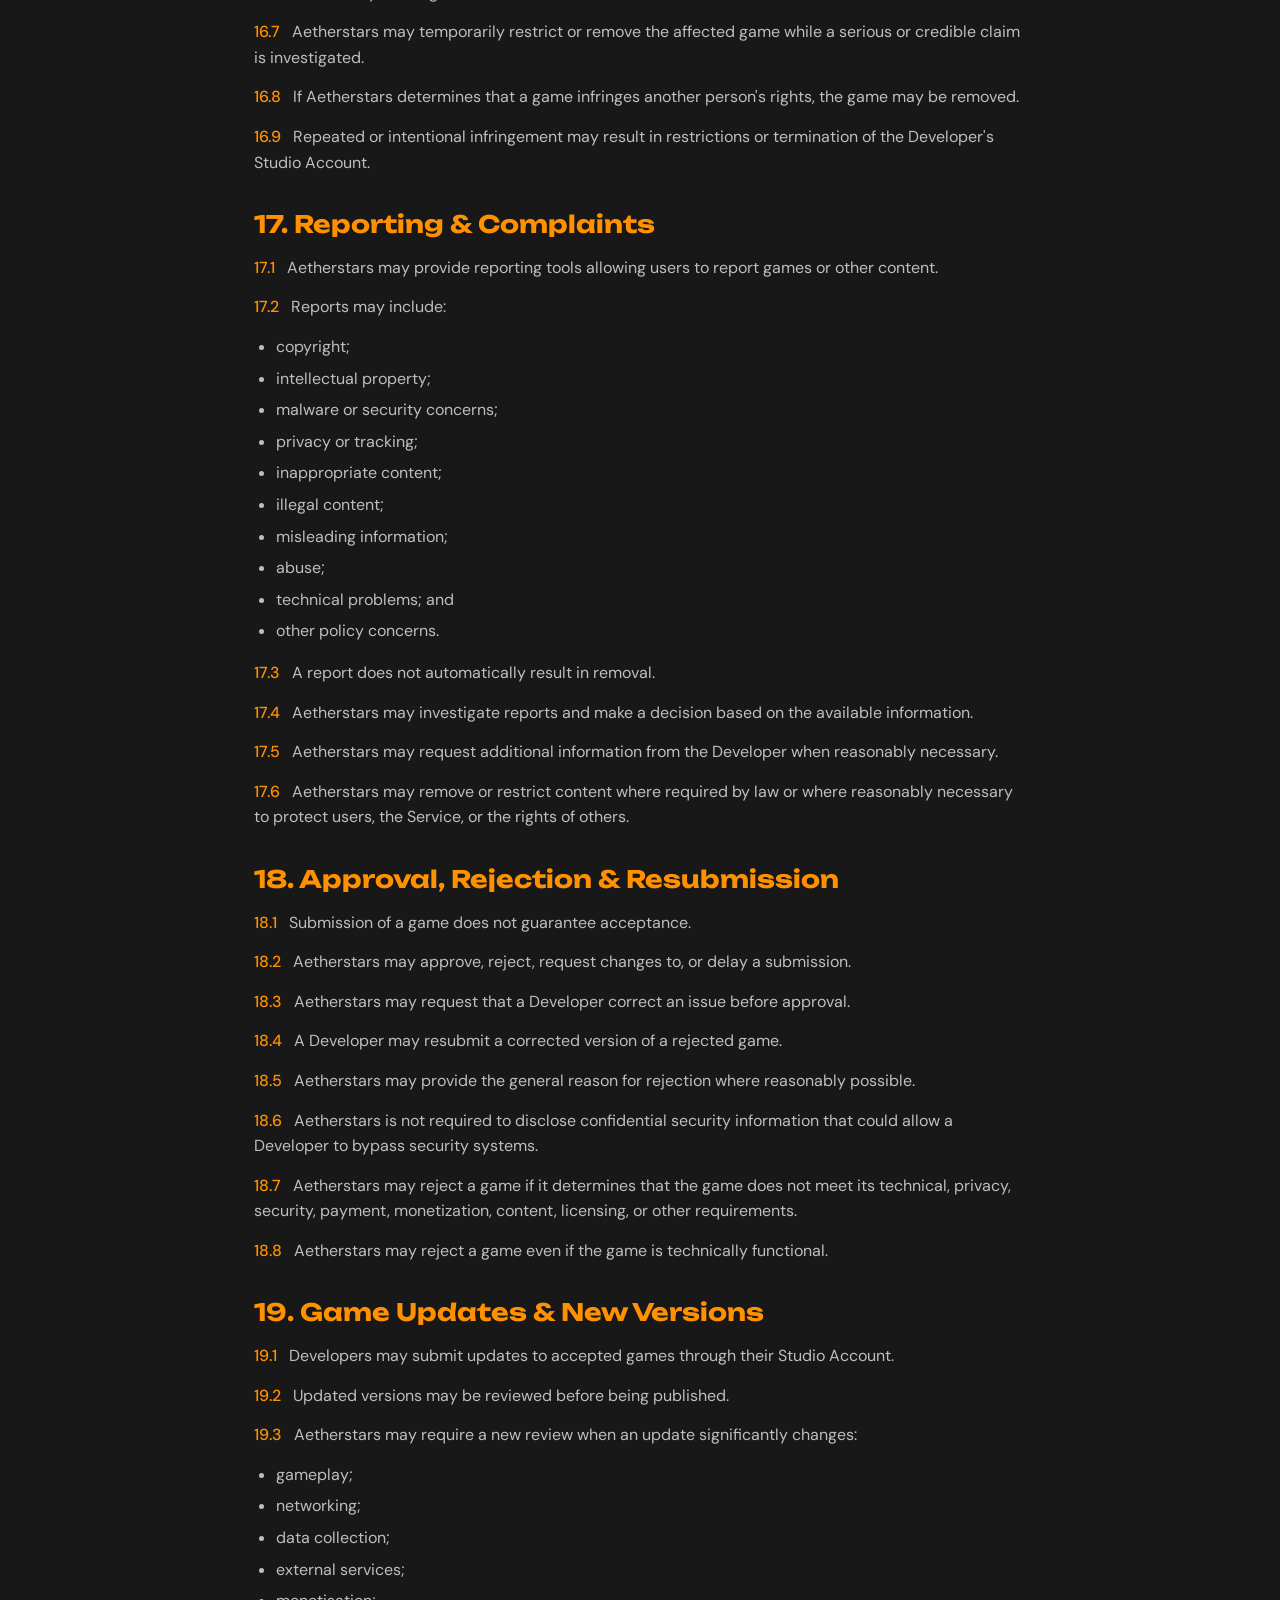
<file: legal/agreement/index.html>
<!DOCTYPE html>
<html lang="en">
<head>
  <meta charset="UTF-8">
  <meta name="viewport" content="width=device-width, initial-scale=1.0">
  <title>Developer Agreement</title>
  <meta name="description" content="The Aetherstars Developer Agreement governing the submission, review, hosting, distribution, and promotion of Godot games through Aetherstars.">
  <meta name="theme-color" content="#181818">
  <link rel="icon" href="/favicon.ico" sizes="any">
  <link rel="stylesheet" href="/css/style.css">
</head>
<body>

  <canvas class="stars" aria-hidden="true"></canvas>

  <header class="site-header">
    <a href="/" class="brand">Aetherstars</a>
  </header>

  <main class="legal">
    <h1>Aetherstars Developer Agreement</h1>
    <p class="legal-date">Effective date: 22 August 2026</p>

    <section class="tldr" aria-label="Summary">
      <h2>TL;DR</h2>
      <p>Aetherstars is a privacy-first game launcher and distribution platform for games made with the Godot Engine. Developers and Studios retain ownership of their games. By submitting a game, a Developer gives Aetherstars the limited permission necessary to review, host, store, distribute, display, and promote that game through Aetherstars.</p>
      <p>Developers do not pay Aetherstars to submit or host games, and Aetherstars does not currently pay Developers for games distributed through the platform.</p>
      <p>Aetherstars does not provide Developers with player analytics, behavioral data, click data, tracking information, or personal account information simply because someone plays their game through Aetherstars.</p>
      <p>Games submitted to Aetherstars must currently be developed with Godot Engine 4.7.1 and must meet Aetherstars' technical, privacy, security, and content requirements.</p>
      <p>The version of a game distributed through Aetherstars must be free to play and must not contain advertising, in-app purchases, subscriptions, paid upgrades, donations, payment systems, tracking, analytics, or other prohibited monetization or data-collection functionality.</p>
      <p>Every game is manually reviewed before publication. Developers may publish their games on other platforms at the same time. Aetherstars is non-exclusive.</p>
    </section>

    <section id="s1">
      <h2>1. Introduction &amp; Acceptance</h2>
      <p><span class="clause">1.1</span> This Developer Agreement ("Agreement") governs the submission, review, approval, hosting, distribution, operation, removal, and promotion of games through Aetherstars ("Aetherstars" or the "Service"). Aetherstars is a project operated within the Jullow ecosystem.</p>
      <p><span class="clause">1.2</span> A person, developer, studio, company, organisation, or other entity that creates an Aetherstars Studio Account, submits a game, or uses Aetherstars developer features is referred to as a "Developer."</p>
      <p><span class="clause">1.3</span> Aetherstars operates under the Jullow ecosystem's main Terms of Service, Privacy Policy, and Cookie Policy. These Jullow policies apply to Aetherstars and its users and remain the primary policies governing the Service. This Developer Agreement provides additional rules specifically relating to Developers, Studios, and submitted games.</p>
      <p><span class="clause">1.4</span> The Jullow ecosystem policies are available at:</p>
      <ul>
        <li>Jullow Terms of Service: <a href="https://jullow.com/legal/terms" target="_blank" rel="noopener">jullow.com/legal/terms</a></li>
        <li>Jullow Privacy Policy: <a href="https://jullow.com/legal/privacy" target="_blank" rel="noopener">jullow.com/legal/privacy</a></li>
        <li>Jullow Cookie Policy: <a href="https://jullow.com/legal/cookie" target="_blank" rel="noopener">jullow.com/legal/cookie</a></li>
      </ul>
      <p>These documents may be accessed through the relevant links within Aetherstars and will open on the Jullow website.</p>
      <p><span class="clause">1.5</span> This Agreement supplements the Jullow Terms of Service, Privacy Policy, and Cookie Policy. It does not replace them.</p>
      <p><span class="clause">1.6</span> If a provision of this Agreement conflicts with an applicable Jullow ecosystem-wide policy, the Jullow policy takes precedence unless that policy expressly provides otherwise.</p>
      <p><span class="clause">1.7</span> By creating an Aetherstars Studio Account or submitting a game, the Developer confirms that they have read, understood, and agree to this Agreement.</p>
    </section>

    <section id="s2">
      <h2>2. Eligibility &amp; Aetherstars Accounts</h2>
      <p><span class="clause">2.1</span> Developers must be at least 16 years old to create an Aetherstars Account or use Aetherstars developer features.</p>
      <p><span class="clause">2.2</span> Aetherstars currently uses its own Aetherstars Account system.</p>
      <p><span class="clause">2.3</span> When creating an account, users may choose between:</p>
      <ul>
        <li>Player Account — for discovering, downloading, and playing games available through Aetherstars.</li>
        <li>Studio Account — for Developers who want to submit and manage games through Aetherstars.</li>
      </ul>
      <p><span class="clause">2.4</span> A Studio Account may be used to:</p>
      <ul>
        <li>submit games;</li>
        <li>manage submitted games;</li>
        <li>manage the Studio profile;</li>
        <li>manage the Studio name;</li>
        <li>manage the Studio logo;</li>
        <li>manage the Studio description;</li>
        <li>manage the Studio's official website;</li>
        <li>test the Studio's own submitted games; and</li>
        <li>use other developer features made available by Aetherstars.</li>
      </ul>
      <p><span class="clause">2.5</span> A Studio Account does not provide ordinary access to play games submitted by other Studios. A Studio may use Aetherstars' testing functionality to test its own submitted games.</p>
      <p><span class="clause">2.6</span> Aetherstars may introduce Jullow ID in the future. When Jullow ID is introduced, Aetherstars Accounts may be connected to, migrated to, or integrated with Jullow ID. Additional information may then be required to complete the Jullow ID account.</p>
      <p><span class="clause">2.7</span> The introduction of Jullow ID will not transfer ownership of a Developer's games to Jullow or Aetherstars.</p>
    </section>

    <section id="s3">
      <h2>3. Godot Engine Requirement</h2>
      <p><span class="clause">3.1</span> Aetherstars is a Godot-focused game platform. Games submitted to Aetherstars must be developed using the Godot Engine.</p>
      <p><span class="clause">3.2</span> Aetherstars does not currently accept games developed using other game engines, including Unity, Unreal Engine, GameMaker, or other non-Godot engines.</p>
      <p><span class="clause">3.3</span> The currently supported Godot Engine version for submissions is Godot Engine 4.7.1.</p>
      <p><span class="clause">3.4</span> Aetherstars may change its supported Godot Engine version or technical requirements in the future. The currently supported version will be communicated through the submission interface or other official Aetherstars documentation.</p>
      <p><span class="clause">3.5</span> A game created using an unsupported Godot version may need to be migrated, rebuilt, or otherwise updated before it can be accepted.</p>
      <p><span class="clause">3.6</span> Meeting the Godot requirement does not guarantee publication. Every submitted game remains subject to Aetherstars' review process.</p>
      <p><span class="clause">3.7</span> Developers are responsible for complying with the licenses applicable to Godot and to any third-party components, libraries, assets, fonts, audio, artwork, or other material included in their game.</p>
    </section>

    <section id="s4">
      <h2>4. Game Submission</h2>
      <p><span class="clause">4.1</span> Developers may submit games through the Aetherstars Studio interface.</p>
      <p><span class="clause">4.2</span> A submission may require information including:</p>
      <ul>
        <li>game name;</li>
        <li>game description;</li>
        <li>game icon;</li>
        <li>screenshots;</li>
        <li>game category;</li>
        <li>intended audience;</li>
        <li>age or content rating information;</li>
        <li>supported platform;</li>
        <li>Godot Engine version;</li>
        <li>game export/build;</li>
        <li>Studio information;</li>
        <li>official website; and</li>
        <li>other information reasonably required by Aetherstars.</li>
      </ul>
      <p><span class="clause">4.3</span> Before submitting a game, the Developer must confirm:</p>
      <blockquote>I have read and agree to the Aetherstars Developer Agreement.</blockquote>
      <p><span class="clause">4.4</span> The Developer must confirm:</p>
      <blockquote>I confirm that this game was developed using Godot Engine 4.7.1 and meets Aetherstars' current technical requirements.</blockquote>
      <p><span class="clause">4.5</span> The Developer must confirm:</p>
      <blockquote>I confirm that I own this game or have all necessary rights and permissions to submit and distribute it through Aetherstars, including rights relating to its code, artwork, audio, music, characters, fonts, assets, libraries, and other included content.</blockquote>
      <p><span class="clause">4.6</span> The Developer must confirm:</p>
      <blockquote>I confirm that this submission does not intentionally contain tracking, analytics, advertising, hidden data collection, malware, spyware, payment systems, in-app purchases, or other prohibited functionality.</blockquote>
      <p><span class="clause">4.7</span> Aetherstars may record the version of this Agreement accepted by the Developer, together with the date and time of acceptance, for contractual and administrative purposes.</p>
    </section>

    <section id="s5">
      <h2>5. Ownership of Games</h2>
      <p><span class="clause">5.1</span> The Developer retains ownership of all intellectual property rights they own in their game.</p>
      <p><span class="clause">5.2</span> Submitting a game to Aetherstars does not transfer ownership of the game to Aetherstars, Jullow, or any other party.</p>
      <p><span class="clause">5.3</span> The Developer remains responsible for determining who owns the intellectual property contained in the game.</p>
      <p><span class="clause">5.4</span> Where a Developer uses third-party content, the Developer is responsible for obtaining all permissions, licenses, and rights necessary to use and distribute that content through Aetherstars.</p>
      <p><span class="clause">5.5</span> Developers must not submit games containing copyrighted, trademarked, licensed, or otherwise protected material that they do not have permission to use.</p>
    </section>

    <section id="s6">
      <h2>6. License Granted to Aetherstars</h2>
      <p><span class="clause">6.1</span> By submitting a game and accepting this Agreement, the Developer grants Aetherstars a non-exclusive, worldwide license to use the submitted game solely as necessary to review, operate, host, store, distribute, display, and promote the game through Aetherstars.</p>
      <p><span class="clause">6.2</span> This license allows Aetherstars to:</p>
      <ul>
        <li>a) receive and store the submitted game;</li>
        <li>b) reproduce the game as technically necessary to operate the Service;</li>
        <li>c) create technical, security, caching, and backup copies;</li>
        <li>d) inspect, test, and scan the game;</li>
        <li>e) host the game on Aetherstars infrastructure;</li>
        <li>f) make the game available to Aetherstars users;</li>
        <li>g) distribute the game through supported Aetherstars platforms;</li>
        <li>h) display the game's name, icon, logo, description, screenshots, and other submitted information;</li>
        <li>i) use the Developer's Studio information;</li>
        <li>j) use submitted promotional materials to promote the game or Aetherstars; and</li>
        <li>k) identify the game as available on Aetherstars.</li>
      </ul>
      <p><span class="clause">6.3</span> The license in this Section continues for as long as the game remains available through Aetherstars, unless the Developer and Aetherstars agree otherwise.</p>
      <p><span class="clause">6.4</span> The license does not transfer ownership of the game to Aetherstars.</p>
      <p><span class="clause">6.5</span> The license is non-exclusive. A Developer may publish or distribute the same game through other platforms, including Google Play, Steam, itch.io, the Developer's own website, or other services.</p>
      <p><span class="clause">6.6</span> Aetherstars does not require exclusivity unless the Developer and Aetherstars separately agree to an exclusive arrangement in writing.</p>
      <p><span class="clause">6.7</span> The license for active distribution ends when the game is removed from Aetherstars, subject to the provisions of this Agreement concerning account recovery, backups, technical copies, promotional materials, and legal retention requirements.</p>
    </section>

    <section id="s7">
      <h2>7. Hosting, Copies &amp; Backups</h2>
      <p><span class="clause">7.1</span> Aetherstars may store copies of submitted games on its servers and other infrastructure used to operate the Service.</p>
      <p><span class="clause">7.2</span> Aetherstars may create multiple technical copies of a submitted game for purposes including:</p>
      <ul>
        <li>redundancy;</li>
        <li>backup;</li>
        <li>disaster recovery;</li>
        <li>security;</li>
        <li>caching;</li>
        <li>distribution;</li>
        <li>testing;</li>
        <li>migration between infrastructure; and</li>
        <li>restoration of the Service.</li>
      </ul>
      <p><span class="clause">7.3</span> These copies do not create additional ownership rights for Aetherstars.</p>
      <p><span class="clause">7.4</span> Aetherstars will not sell or license a Developer's submitted game to an unrelated company for that company's independent commercial use.</p>
      <p><span class="clause">7.5</span> When a game is removed, Aetherstars will remove it from active distribution and begin the applicable deletion process.</p>
      <p><span class="clause">7.6</span> Technical copies may remain temporarily in backups, caches, disaster-recovery systems, or other technical infrastructure while normal deletion processes are completed.</p>
      <p><span class="clause">7.7</span> Aetherstars will make reasonable efforts to permanently delete remaining copies in accordance with its applicable deletion and retention procedures.</p>
    </section>

    <section id="s8">
      <h2>8. No Developer Payments or Royalties</h2>
      <p><span class="clause">8.1</span> Aetherstars currently does not charge Developers to submit games.</p>
      <p><span class="clause">8.2</span> Aetherstars currently does not charge Developers for hosting or distributing accepted games.</p>
      <p><span class="clause">8.3</span> Developers are not paid for games hosted or distributed through Aetherstars.</p>
      <p><span class="clause">8.4</span> Aetherstars does not currently provide royalties, revenue sharing, advertising revenue, sales commissions, or other monetary compensation for games distributed through the Service.</p>
      <p><span class="clause">8.5</span> Players currently cannot purchase individual games through Aetherstars.</p>
      <p><span class="clause">8.6</span> Aetherstars may introduce paid features, subscriptions, virtual items, coins, avatars, or other monetised features in the future. Any such features will be governed by applicable Jullow and Aetherstars terms provided to users when those features become available.</p>
      <p><span class="clause">8.7</span> A Developer's game may be commercially available outside Aetherstars. Developers may sell premium versions, additional content, expansions, maps, quests, merchandise, subscriptions, or other products through their own websites or other platforms, subject to applicable law and those platforms' rules.</p>
    </section>

    <section id="s9">
      <h2>9. Payments &amp; Monetization in the Aetherstars Version</h2>
      <p><span class="clause">9.1</span> The version of a game distributed through Aetherstars must be available to players without requiring payment.</p>
      <p><span class="clause">9.2</span> Developers must not include payment or monetization functionality in the Aetherstars-distributed version of a game.</p>
      <p><span class="clause">9.3</span> Prohibited functionality includes, without limitation:</p>
      <ul>
        <li>in-app purchases;</li>
        <li>paid upgrades;</li>
        <li>subscriptions;</li>
        <li>paid downloadable content;</li>
        <li>donations;</li>
        <li>tipping;</li>
        <li>paid virtual currency;</li>
        <li>paid items;</li>
        <li>paid lives or energy;</li>
        <li>paid unlocks;</li>
        <li>paid access to levels or maps;</li>
        <li>paid expansions;</li>
        <li>loot boxes or similar paid randomised items;</li>
        <li>payment processors;</li>
        <li>checkout systems;</li>
        <li>payment links;</li>
        <li>external payment forms; and</li>
        <li>other mechanisms designed to collect money from players through the Aetherstars version of a game.</li>
      </ul>
      <p><span class="clause">9.4</span> Developers must not integrate payment services such as payment processors, digital wallets, or external checkout systems into the Aetherstars version of their game.</p>
      <p><span class="clause">9.5</span> Developers must not use the Aetherstars version of a game to redirect players to an external website for the purpose of purchasing the game, premium content, merchandise, subscriptions, or other commercial products.</p>
      <p><span class="clause">9.6</span> Developers may offer commercial products outside Aetherstars, including through their own website or other platforms, subject to applicable law and those platforms' rules.</p>
      <p><span class="clause">9.7</span> The Aetherstars Studio Profile may include a link to a Developer's official website.</p>
      <p><span class="clause">9.8</span> A player may voluntarily visit that website and independently purchase products or services there.</p>
      <p><span class="clause">9.9</span> A Developer must not falsely state that a paid product, premium version, expansion, subscription, or other commercial offering is available through Aetherstars when it is not.</p>
      <p><span class="clause">9.10</span> If a submitted game contains prohibited payment or monetization functionality, Aetherstars may reject the submission and require the Developer to remove the functionality before the game can be accepted or updated.</p>
    </section>

    <section id="s10">
      <h2>10. Advertising &amp; Promotional Restrictions for Developers</h2>
      <p><span class="clause">10.1</span> Aetherstars does not currently provide advertising space inside the Service for Developers to purchase or use.</p>
      <p><span class="clause">10.2</span> Developers must not place advertisements, promotional banners, commercial pop-ups, or third-party advertising systems inside the Aetherstars-distributed version of their game.</p>
      <p><span class="clause">10.3</span> Developers must not use the Aetherstars version of a game to advertise:</p>
      <ul>
        <li>premium versions;</li>
        <li>paid expansions;</li>
        <li>merchandise;</li>
        <li>subscriptions;</li>
        <li>other games;</li>
        <li>third-party products; or</li>
        <li>other external commercial offerings.</li>
      </ul>
      <p><span class="clause">10.4</span> Developers must not repeatedly direct players away from Aetherstars for commercial purposes.</p>
      <p><span class="clause">10.5</span> Developers may maintain an official website. The Studio Profile on Aetherstars may include a link to that official website.</p>
      <p><span class="clause">10.6</span> Players may voluntarily visit a Developer's official website through the Studio Profile. Once a player leaves Aetherstars and accesses the Developer's independent website or independently downloads the Developer's game elsewhere, that activity is outside Aetherstars.</p>
      <p><span class="clause">10.7</span> Developers may publicly state that their game is available on Aetherstars.</p>
    </section>

    <section id="s11">
      <h2>11. Aetherstars Promotional Rights</h2>
      <p><span class="clause">11.1</span> By submitting a game, the Developer grants Aetherstars permission to use the game's: name; icon; logo; Studio name; Studio logo; screenshots; gameplay footage supplied to Aetherstars; description; public Studio information; and other promotional materials supplied by the Developer for the purpose of operating and promoting the game and Aetherstars.</p>
      <p><span class="clause">11.2</span> Aetherstars may use these materials on:</p>
      <ul>
        <li>Aetherstars websites;</li>
        <li>the Aetherstars application;</li>
        <li>Aetherstars social media;</li>
        <li>Jullow websites;</li>
        <li>Jullow applications;</li>
        <li>Jullow social media;</li>
        <li>promotional graphics;</li>
        <li>announcements;</li>
        <li>newsletters;</li>
        <li>showcases; and</li>
        <li>other promotional channels operated by Aetherstars or within the Jullow ecosystem.</li>
      </ul>
      <p><span class="clause">11.3</span> Aetherstars may identify a game as: "Available on Aetherstars."</p>
      <p><span class="clause">11.4</span> Aetherstars may promote a game even if the Developer also distributes that game through other platforms.</p>
      <p><span class="clause">11.5</span> The Developer does not grant Aetherstars ownership of the Developer's trademarks, branding, logos, or other intellectual property by providing promotional materials.</p>
      <p><span class="clause">11.6</span> If a game is removed from Aetherstars, Aetherstars will stop actively promoting the game as currently available through Aetherstars.</p>
      <p><span class="clause">11.7</span> Previously published promotional material may remain available after removal where it forms part of a previously published post, announcement, article, showcase, archive, or other historical material.</p>
      <p><span class="clause">11.8</span> Aetherstars is not required to delete every previously published promotional material solely because the associated game has been removed.</p>
    </section>

    <section id="s12">
      <h2>12. Privacy &amp; Player Data</h2>
      <p><span class="clause">12.1</span> Privacy is a fundamental requirement of Aetherstars.</p>
      <p><span class="clause">12.2</span> A Developer must not use an Aetherstars-distributed version of a game to collect player data outside the data flows permitted by Aetherstars.</p>
      <p><span class="clause">12.3</span> Developers must not intentionally include:</p>
      <ul>
        <li>analytics;</li>
        <li>advertising trackers;</li>
        <li>behavioral tracking;</li>
        <li>click tracking;</li>
        <li>session recording;</li>
        <li>advertising identifiers;</li>
        <li>hidden telemetry;</li>
        <li>fingerprinting;</li>
        <li>location tracking;</li>
        <li>third-party tracking SDKs;</li>
        <li>data brokers;</li>
        <li>hidden data collection;</li>
        <li>undisclosed network communications; or</li>
        <li>similar tracking technologies</li>
      </ul>
      <p>in a game distributed through Aetherstars.</p>
      <p><span class="clause">12.4</span> Developers must not attempt to determine or collect through independent tracking:</p>
      <ul>
        <li>which buttons a player presses;</li>
        <li>which menus a player opens;</li>
        <li>how long a player plays;</li>
        <li>what levels a player completes;</li>
        <li>what items a player views;</li>
        <li>what choices a player makes;</li>
        <li>what advertisements a player interacts with;</li>
        <li>device information for tracking purposes; or</li>
        <li>other behavioral information about players.</li>
      </ul>
      <p><span class="clause">12.5</span> Aetherstars will not provide Developers with individual player analytics or behavioral data generated through gameplay within Aetherstars.</p>
      <p><span class="clause">12.6</span> Developers must not attempt to bypass, disable, or circumvent Aetherstars' privacy protections.</p>
      <p><span class="clause">12.7</span> Developers must not require players to create a separate Developer-controlled account in order to play the Aetherstars version of a game.</p>
      <p><span class="clause">12.8</span> The Aetherstars Account is the account used by the player while using Aetherstars.</p>
      <p><span class="clause">12.9</span> A Developer may allow a player to choose an in-game display name or other game-specific customisation where supported, but this does not create a separate Developer-controlled account.</p>
      <p><span class="clause">12.10</span> Developers must not transmit Aetherstars player account information to external services unless Aetherstars expressly permits that functionality.</p>
      <p><span class="clause">12.11</span> If Aetherstars discovers prohibited tracking or data collection in a submitted game, the game may be rejected or removed.</p>
    </section>

    <section id="s13">
      <h2>13. Game Networking &amp; Multiplayer</h2>
      <p><span class="clause">13.1</span> Games distributed through Aetherstars may only communicate with external servers or services where such communication is permitted by Aetherstars.</p>
      <p><span class="clause">13.2</span> Single-player games should not require unnecessary external network communication.</p>
      <p><span class="clause">13.3</span> Aetherstars may support multiplayer games in the future.</p>
      <p><span class="clause">13.4</span> Where Aetherstars provides approved multiplayer infrastructure, Developers may be required to use that infrastructure according to Aetherstars' technical requirements.</p>
      <p><span class="clause">13.5</span> Aetherstars may require multiplayer games to use Aetherstars-controlled or Aetherstars-approved infrastructure where necessary to protect player privacy and security.</p>
      <p><span class="clause">13.6</span> Aetherstars may reject a multiplayer game if its architecture requires prohibited tracking, uncontrolled third-party data collection, payment functionality, or other functionality inconsistent with Aetherstars' requirements.</p>
      <p><span class="clause">13.7</span> Aetherstars does not guarantee that every multiplayer architecture or feature will be supported.</p>
    </section>

    <section id="s14">
      <h2>14. Security, Malware &amp; Technical Review</h2>
      <p><span class="clause">14.1</span> Every submitted game is manually reviewed before publication.</p>
      <p><span class="clause">14.2</span> Aetherstars may inspect, test, execute, scan, and analyse submitted games for purposes including:</p>
      <ul>
        <li>malware detection;</li>
        <li>security;</li>
        <li>compatibility;</li>
        <li>prohibited network communications;</li>
        <li>tracking;</li>
        <li>analytics;</li>
        <li>privacy compliance;</li>
        <li>payment or monetization compliance;</li>
        <li>harmful functionality;</li>
        <li>inappropriate content;</li>
        <li>intellectual-property concerns;</li>
        <li>licensing concerns; and</li>
        <li>compliance with this Agreement.</li>
      </ul>
      <p><span class="clause">14.3</span> Aetherstars may use automated security and technical tools in addition to human review.</p>
      <p><span class="clause">14.4</span> Aetherstars may inspect the game and its files for security and compliance purposes without acquiring ownership of the game.</p>
      <p><span class="clause">14.5</span> Aetherstars will not intentionally change a game's creative content or gameplay design merely because it prefers a different design.</p>
      <p><span class="clause">14.6</span> Aetherstars may perform technical processing reasonably necessary to operate, secure, package, store, distribute, and support a game.</p>
      <p><span class="clause">14.7</span> If a game contains an apparent accidental issue that violates an Aetherstars requirement, Aetherstars may notify the Developer and request a corrected submission.</p>
      <p><span class="clause">14.8</span> For example, if a Developer accidentally leaves an analytics library in a submission, Aetherstars may request its removal and a corrected build.</p>
      <p><span class="clause">14.9</span> Where Aetherstars reasonably believes a Developer intentionally included malware, spyware, prohibited tracking, hidden data collection, payment systems, or other malicious or prohibited functionality, Aetherstars may reject the game immediately.</p>
      <p><span class="clause">14.10</span> Serious or intentional violations may result in suspension or termination of the Studio Account.</p>
    </section>

    <section id="s15">
      <h2>15. Content Requirements</h2>
      <p><span class="clause">15.1</span> Games submitted to Aetherstars must comply with the Jullow Terms of Service and this Agreement.</p>
      <p><span class="clause">15.2</span> Aetherstars may reject games containing content that is:</p>
      <ul>
        <li>illegal;</li>
        <li>exploitative;</li>
        <li>excessively or gratuitously violent;</li>
        <li>sexually explicit;</li>
        <li>pornographic;</li>
        <li>hateful;</li>
        <li>abusive;</li>
        <li>intended to facilitate criminal activity;</li>
        <li>harmful to minors;</li>
        <li>malicious;</li>
        <li>fraudulent;</li>
        <li>deceptive; or</li>
        <li>otherwise incompatible with Aetherstars' safety and content standards.</li>
      </ul>
      <p><span class="clause">15.3</span> Aetherstars may consider age ratings and content classifications when reviewing games.</p>
      <p><span class="clause">15.4</span> Developers must provide accurate information about the intended audience and content of their games when requested.</p>
      <p><span class="clause">15.5</span> Aetherstars does not reject games merely because of:</p>
      <ul>
        <li>artistic style;</li>
        <li>pixel-art style;</li>
        <li>colour choices;</li>
        <li>genre;</li>
        <li>difficulty;</li>
        <li>visual direction; or</li>
        <li>other subjective creative characteristics.</li>
      </ul>
      <p><span class="clause">15.6</span> Aetherstars may nevertheless reject content that violates the requirements of this Agreement regardless of artistic style.</p>
    </section>

    <section id="s16">
      <h2>16. Copyright, Intellectual Property &amp; Third-Party Rights</h2>
      <p><span class="clause">16.1</span> Developers must not submit games that infringe another person's intellectual-property rights.</p>
      <p><span class="clause">16.2</span> This includes, without limitation:</p>
      <ul>
        <li>artwork;</li>
        <li>music;</li>
        <li>sound effects;</li>
        <li>source code;</li>
        <li>characters;</li>
        <li>stories;</li>
        <li>fonts;</li>
        <li>models;</li>
        <li>textures;</li>
        <li>logos;</li>
        <li>trademarks;</li>
        <li>videos;</li>
        <li>photographs; and</li>
        <li>other protected materials.</li>
      </ul>
      <p><span class="clause">16.3</span> Developers may use third-party materials where they have valid permission or a license allowing the use and distribution required by Aetherstars.</p>
      <p><span class="clause">16.4</span> Developers are responsible for complying with applicable license conditions, including attribution requirements.</p>
      <p><span class="clause">16.5</span> Developers must not represent third-party material as their own when they do not have the necessary rights.</p>
      <p><span class="clause">16.6</span> If Aetherstars receives a credible copyright or intellectual-property complaint concerning a game, Aetherstars may investigate.</p>
      <p><span class="clause">16.7</span> Aetherstars may temporarily restrict or remove the affected game while a serious or credible claim is investigated.</p>
      <p><span class="clause">16.8</span> If Aetherstars determines that a game infringes another person's rights, the game may be removed.</p>
      <p><span class="clause">16.9</span> Repeated or intentional infringement may result in restrictions or termination of the Developer's Studio Account.</p>
    </section>

    <section id="s17">
      <h2>17. Reporting &amp; Complaints</h2>
      <p><span class="clause">17.1</span> Aetherstars may provide reporting tools allowing users to report games or other content.</p>
      <p><span class="clause">17.2</span> Reports may include:</p>
      <ul>
        <li>copyright;</li>
        <li>intellectual property;</li>
        <li>malware or security concerns;</li>
        <li>privacy or tracking;</li>
        <li>inappropriate content;</li>
        <li>illegal content;</li>
        <li>misleading information;</li>
        <li>abuse;</li>
        <li>technical problems; and</li>
        <li>other policy concerns.</li>
      </ul>
      <p><span class="clause">17.3</span> A report does not automatically result in removal.</p>
      <p><span class="clause">17.4</span> Aetherstars may investigate reports and make a decision based on the available information.</p>
      <p><span class="clause">17.5</span> Aetherstars may request additional information from the Developer when reasonably necessary.</p>
      <p><span class="clause">17.6</span> Aetherstars may remove or restrict content where required by law or where reasonably necessary to protect users, the Service, or the rights of others.</p>
    </section>

    <section id="s18">
      <h2>18. Approval, Rejection &amp; Resubmission</h2>
      <p><span class="clause">18.1</span> Submission of a game does not guarantee acceptance.</p>
      <p><span class="clause">18.2</span> Aetherstars may approve, reject, request changes to, or delay a submission.</p>
      <p><span class="clause">18.3</span> Aetherstars may request that a Developer correct an issue before approval.</p>
      <p><span class="clause">18.4</span> A Developer may resubmit a corrected version of a rejected game.</p>
      <p><span class="clause">18.5</span> Aetherstars may provide the general reason for rejection where reasonably possible.</p>
      <p><span class="clause">18.6</span> Aetherstars is not required to disclose confidential security information that could allow a Developer to bypass security systems.</p>
      <p><span class="clause">18.7</span> Aetherstars may reject a game if it determines that the game does not meet its technical, privacy, security, payment, monetization, content, licensing, or other requirements.</p>
      <p><span class="clause">18.8</span> Aetherstars may reject a game even if the game is technically functional.</p>
    </section>

    <section id="s19">
      <h2>19. Game Updates &amp; New Versions</h2>
      <p><span class="clause">19.1</span> Developers may submit updates to accepted games through their Studio Account.</p>
      <p><span class="clause">19.2</span> Updated versions may be reviewed before being published.</p>
      <p><span class="clause">19.3</span> Aetherstars may require a new review when an update significantly changes:</p>
      <ul>
        <li>gameplay;</li>
        <li>networking;</li>
        <li>data collection;</li>
        <li>external services;</li>
        <li>monetisation;</li>
        <li>payment functionality;</li>
        <li>content;</li>
        <li>age rating;</li>
        <li>permissions;</li>
        <li>technical requirements; or</li>
        <li>other important functionality.</li>
      </ul>
      <p><span class="clause">19.4</span> Aetherstars may continue distributing an earlier approved version temporarily while an update is under review where technically possible.</p>
      <p><span class="clause">19.5</span> Aetherstars may require a Developer to update a game if an older version becomes incompatible, insecure, or non-compliant.</p>
    </section>

    <section id="s20">
      <h2>20. Developer Removal of an Individual Game</h2>
      <p><span class="clause">20.1</span> A Developer may request removal of any individual game through their Studio Account or by contacting Aetherstars.</p>
      <p><span class="clause">20.2</span> Removing an individual game does not automatically delete the Developer's Studio Account.</p>
      <p><span class="clause">20.3</span> Once an individual-game removal request is processed, Aetherstars will remove the game from active distribution.</p>
      <p><span class="clause">20.4</span> Aetherstars will make reasonable efforts to remove the game from active hosting and distribution systems.</p>
      <p><span class="clause">20.5</span> Removal may take some time to propagate across caches, storage systems, backups, and other technical infrastructure.</p>
      <p><span class="clause">20.6</span> The game will not continue to be offered to players as an actively available Aetherstars game after removal has taken effect.</p>
      <p><span class="clause">20.7</span> Previously published promotional materials may remain available as described in Section 11.</p>
    </section>

    <section id="s21">
      <h2>21. Studio Account Deletion</h2>
      <p><span class="clause">21.1</span> A Developer may request deletion of its Aetherstars Studio Account.</p>
      <p><span class="clause">21.2</span> Deleting a Studio Account begins the Aetherstars account recovery and deletion process.</p>
      <p><span class="clause">21.3</span> The Studio Account will enter a 30-day recovery period, consistent with the Jullow ecosystem's account deletion approach.</p>
      <p><span class="clause">21.4</span> During the 30-day recovery period:</p>
      <ul>
        <li>a) the Studio Account will be inaccessible or restricted as applicable;</li>
        <li>b) games associated with the Studio Account will be removed from active Aetherstars distribution;</li>
        <li>c) players will no longer be able to obtain the removed games as normally available Aetherstars downloads; and</li>
        <li>d) Aetherstars may retain the account and game data necessary to restore the Studio Account if the Developer cancels the deletion during the recovery period.</li>
      </ul>
      <p><span class="clause">21.5</span> If the Developer restores the Studio Account within the 30-day recovery period, the Developer may be able to restore its associated Aetherstars information and games, subject to technical availability and any changes to Aetherstars requirements.</p>
      <p><span class="clause">21.6</span> If the 30-day recovery period expires without restoration, the Studio Account deletion becomes permanent.</p>
      <p><span class="clause">21.7</span> After the 30-day recovery period, Aetherstars will permanently delete the Studio Account's personal and account data from active systems in accordance with the applicable Jullow Privacy Policy and Aetherstars deletion procedures.</p>
      <p><span class="clause">21.8</span> Aetherstars will also begin the permanent deletion of the Studio's game files and associated technical copies from active systems and backups according to its normal deletion processes.</p>
      <p><span class="clause">21.9</span> Because backups, caches, redundancy systems, and disaster-recovery systems may retain data temporarily, complete removal from every technical copy may take additional time.</p>
      <p><span class="clause">21.10</span> Aetherstars will not intentionally continue distributing the Studio's games after the Studio Account deletion has taken effect.</p>
      <p><span class="clause">21.11</span> Previously published promotional materials may remain available as described in Section 11 unless removal is required by law or Aetherstars otherwise chooses to remove them.</p>
    </section>

    <section id="s22">
      <h2>22. Aetherstars Removal of a Game</h2>
      <p><span class="clause">22.1</span> Aetherstars may remove or suspend a game where it reasonably believes that:</p>
      <ul>
        <li>the game violates this Agreement;</li>
        <li>the game violates the Jullow Terms of Service;</li>
        <li>the game contains malware;</li>
        <li>the game contains prohibited tracking;</li>
        <li>the game contains undisclosed data collection;</li>
        <li>the game contains prohibited payment or monetization functionality;</li>
        <li>the game infringes third-party rights;</li>
        <li>the Developer does not have necessary rights to distribute the game;</li>
        <li>the game creates a significant security risk;</li>
        <li>the game contains prohibited content;</li>
        <li>the Developer provided materially false information;</li>
        <li>the game no longer meets technical requirements;</li>
        <li>removal is required by law; or</li>
        <li>removal is otherwise reasonably necessary to protect Aetherstars or its users.</li>
      </ul>
      <p><span class="clause">22.2</span> Where the issue appears to be an honest or accidental mistake, Aetherstars may give the Developer an opportunity to correct the issue and resubmit the game.</p>
      <p><span class="clause">22.3</span> Where Aetherstars reasonably believes that a violation was intentional, malicious, fraudulent, or designed to circumvent Aetherstars' privacy, security, payment, or other protections, Aetherstars may immediately reject or remove the game.</p>
      <p><span class="clause">22.4</span> Removal of one game does not automatically terminate the Developer's entire Studio Account.</p>
      <p><span class="clause">22.5</span> Aetherstars may take additional action against the Studio Account where violations are repeated or serious.</p>
    </section>

    <section id="s23">
      <h2>23. Studio Account Enforcement</h2>
      <p><span class="clause">23.1</span> Aetherstars may take action against a Studio Account for violations of this Agreement.</p>
      <p><span class="clause">23.2</span> Depending on severity and circumstances, enforcement may include:</p>
      <ol>
        <li>warning;</li>
        <li>request for correction;</li>
        <li>rejection of a submission;</li>
        <li>temporary restriction;</li>
        <li>removal of one or more games;</li>
        <li>suspension of submission privileges;</li>
        <li>suspension of the Studio Account; or</li>
        <li>permanent termination of the Studio Account.</li>
      </ol>
      <p><span class="clause">23.3</span> Aetherstars may skip intermediate steps where a violation is sufficiently serious.</p>
      <p><span class="clause">23.4</span> A single rejected game does not automatically mean that the Studio Account will be terminated.</p>
      <p><span class="clause">23.5</span> Repeated serious or intentional violations may result in permanent termination.</p>
      <p><span class="clause">23.6</span> A Developer whose Studio Account has been permanently terminated may not create another Studio Account to evade the termination.</p>
    </section>

    <section id="s24">
      <h2>24. Studio Profile</h2>
      <p><span class="clause">24.1</span> A Studio may have a public Studio Profile on Aetherstars.</p>
      <p><span class="clause">24.2</span> A Studio Profile may contain:</p>
      <ul>
        <li>Studio name;</li>
        <li>Studio logo;</li>
        <li>Studio description;</li>
        <li>official website;</li>
        <li>games available through Aetherstars; and</li>
        <li>other public information supported by Aetherstars.</li>
      </ul>
      <p><span class="clause">24.3</span> Developers are responsible for ensuring that Studio Profile information is accurate and does not impersonate another organisation or person.</p>
      <p><span class="clause">24.4</span> Aetherstars may remove or restrict profile information that violates this Agreement.</p>
      <p><span class="clause">24.5</span> A Studio may update its profile through its Studio Account where the functionality is available.</p>
    </section>

    <section id="s25">
      <h2>25. No Exclusivity</h2>
      <p><span class="clause">25.1</span> Submitting a game to Aetherstars does not require the Developer to publish the game exclusively through Aetherstars.</p>
      <p><span class="clause">25.2</span> Developers may distribute the same game through other platforms.</p>
      <p><span class="clause">25.3</span> Developers may publish through platforms including:</p>
      <ul>
        <li>Google Play;</li>
        <li>Steam;</li>
        <li>the Developer's own website;</li>
        <li>other game stores;</li>
        <li>other app stores; and</li>
        <li>other distribution services.</li>
      </ul>
      <p><span class="clause">25.4</span> Developers may choose to make a particular game exclusive to Aetherstars if they separately wish to do so and Aetherstars agrees.</p>
      <p><span class="clause">25.5</span> No exclusivity exists unless expressly agreed in writing.</p>
    </section>

    <section id="s26">
      <h2>26. Developer Promotion Outside Aetherstars</h2>
      <p><span class="clause">26.1</span> Developers remain free to promote their games outside Aetherstars.</p>
      <p><span class="clause">26.2</span> Developers may advertise or sell their games through their own websites and other platforms, subject to applicable laws and those platforms' rules.</p>
      <p><span class="clause">26.3</span> Developers may offer premium versions, expansions, additional maps, quests, merchandise, subscriptions, or other products outside Aetherstars.</p>
      <p><span class="clause">26.4</span> Developers may state that their game is available on Aetherstars.</p>
      <p><span class="clause">26.5</span> Developers must not falsely state that Aetherstars provides a product, premium version, feature, or service that it does not provide.</p>
    </section>

    <section id="s27">
      <h2>27. Player Accounts &amp; Developer Access to Players</h2>
      <p><span class="clause">27.1</span> Players use their Aetherstars Account to access games through Aetherstars.</p>
      <p><span class="clause">27.2</span> A Developer does not receive direct access to a player's Aetherstars Account.</p>
      <p><span class="clause">27.3</span> Developers do not receive player email addresses, phone numbers, account identifiers, or other personal account information merely because a player plays their game.</p>
      <p><span class="clause">27.4</span> Developers do not receive a list of players who have played their game.</p>
      <p><span class="clause">27.5</span> Developers do not receive player gameplay analytics from Aetherstars.</p>
      <p><span class="clause">27.6</span> Aetherstars may maintain technical information necessary to provide player accounts, game progress, security, and other Aetherstars features in accordance with the Jullow Privacy Policy and applicable policies.</p>
    </section>

    <section id="s28">
      <h2>28. Game Saves, Progress &amp; Player Data</h2>
      <p><span class="clause">28.1</span> Where Aetherstars provides game-save or progress functionality, that functionality may use Aetherstars infrastructure or other infrastructure approved by Aetherstars.</p>
      <p><span class="clause">28.2</span> A Developer must not independently export or collect player progress from Aetherstars users unless expressly permitted by Aetherstars.</p>
      <p><span class="clause">28.3</span> Aetherstars may store game-related progress or technical information necessary to provide Service features.</p>
      <p><span class="clause">28.4</span> Developers may design gameplay systems that store local or Aetherstars-supported game data, subject to Aetherstars' technical requirements.</p>
    </section>

    <section id="s29">
      <h2>29. Security &amp; Privacy Requirements May Change</h2>
      <p><span class="clause">29.1</span> Aetherstars may introduce additional security, privacy, payment, monetization, or technical requirements as the Service develops.</p>
      <p><span class="clause">29.2</span> Developers may be required to update existing games to comply with new requirements.</p>
      <p><span class="clause">29.3</span> Aetherstars may temporarily restrict a game while the Developer updates it.</p>
      <p><span class="clause">29.4</span> Aetherstars will make reasonable efforts to communicate significant changes to Developers.</p>
    </section>

    <section id="s30">
      <h2>30. Service Availability</h2>
      <p><span class="clause">30.1</span> Aetherstars will make reasonable efforts to keep the Service available but does not guarantee uninterrupted availability.</p>
      <p><span class="clause">30.2</span> The Service may experience:</p>
      <ul>
        <li>maintenance;</li>
        <li>technical failures;</li>
        <li>server outages;</li>
        <li>security incidents;</li>
        <li>infrastructure changes;</li>
        <li>compatibility problems; or</li>
        <li>other interruptions.</li>
      </ul>
      <p><span class="clause">30.3</span> Aetherstars may temporarily disable a game where necessary for maintenance, security, compatibility, or legal reasons.</p>
    </section>

    <section id="s31">
      <h2>31. Disclaimer</h2>
      <p><span class="clause">31.1</span> Aetherstars does not guarantee that a submitted game will generate downloads, users, revenue, publicity, or other benefits.</p>
      <p><span class="clause">31.2</span> Aetherstars does not guarantee that a game will remain available indefinitely.</p>
      <p><span class="clause">31.3</span> Aetherstars does not guarantee compatibility with every device or future version of an operating system or Godot Engine.</p>
      <p><span class="clause">31.4</span> Aetherstars is not responsible for the creative content, code, assets, claims, representations, or functionality of a Developer's game except to the extent required by applicable law.</p>
      <p><span class="clause">31.5</span> The Developer remains responsible for the game they submit.</p>
    </section>

    <section id="s32">
      <h2>32. Developer Responsibility &amp; Indemnification</h2>
      <p><span class="clause">32.1</span> The Developer is responsible for ensuring that the game:</p>
      <ul>
        <li>complies with applicable law;</li>
        <li>complies with this Agreement;</li>
        <li>complies with applicable Jullow policies;</li>
        <li>uses properly licensed content;</li>
        <li>does not infringe third-party rights;</li>
        <li>does not intentionally contain malware;</li>
        <li>does not intentionally track Aetherstars users;</li>
        <li>does not contain prohibited payment or monetization functionality;</li>
        <li>does not contain prohibited advertising;</li>
        <li>does not contain prohibited functionality; and</li>
        <li>accurately represents its content and functionality.</li>
      </ul>
      <p><span class="clause">32.2</span> To the maximum extent permitted by applicable law, the Developer agrees to indemnify and hold harmless the person or entity lawfully operating Aetherstars from claims, damages, losses, liabilities, and reasonable expenses arising from:</p>
      <ul>
        <li>the Developer's breach of this Agreement;</li>
        <li>infringement caused by the Developer's game;</li>
        <li>unlawful content contained in the game;</li>
        <li>the Developer's lack of rights to distribute the game; or</li>
        <li>intentional misuse of Aetherstars.</li>
      </ul>
      <p><span class="clause">32.3</span> This provision does not exclude liability that cannot legally be excluded.</p>
    </section>

    <section id="s33">
      <h2>33. Changes to This Agreement</h2>
      <p><span class="clause">33.1</span> Aetherstars may update this Agreement as the Service develops.</p>
      <p><span class="clause">33.2</span> The revised Agreement will be published with a new effective date.</p>
      <p><span class="clause">33.3</span> Where appropriate, Developers may be notified through their Aetherstars Studio Account or the email address associated with the account.</p>
      <p><span class="clause">33.4</span> Aetherstars may require Developers to accept an updated version of this Agreement before submitting additional games or updates.</p>
      <p><span class="clause">33.5</span> Previously accepted versions may be retained for record-keeping purposes.</p>
    </section>

    <section id="s34">
      <h2>34. Relationship With Jullow</h2>
      <p><span class="clause">34.1</span> Aetherstars is currently a project operated within the Jullow ecosystem.</p>
      <p><span class="clause">34.2</span> Jullow's ecosystem-wide Terms of Service, Privacy Policy, and Cookie Policy apply to Aetherstars.</p>
      <p><span class="clause">34.3</span> This Developer Agreement provides additional rules specific to Aetherstars Developers and Studios.</p>
      <p><span class="clause">34.4</span> The organisational structure of the Jullow ecosystem may change in the future.</p>
      <p><span class="clause">34.5</span> Such changes may include the creation of separate legal entities, companies, subsidiaries, or other organisational structures.</p>
      <p><span class="clause">34.6</span> Aetherstars may update this Agreement and related policies when such changes occur.</p>
    </section>

    <section id="s35">
      <h2>35. Governing Law &amp; Dispute Resolution</h2>
      <p><span class="clause">35.1</span> This Agreement is governed by the laws of the Hellenic Republic (Greece) and applicable European Union law.</p>
      <p><span class="clause">35.2</span> Developers and Aetherstars submit to the non-exclusive jurisdiction of the courts of Greece for disputes arising under this Agreement, subject to any mandatory rights provided by applicable law.</p>
      <p><span class="clause">35.3</span> Nothing in this Agreement removes any mandatory legal rights or protections that cannot lawfully be excluded.</p>
    </section>

    <section id="s36">
      <h2>36. Severability</h2>
      <p><span class="clause">36.1</span> If any provision of this Agreement is found to be invalid or unenforceable, the remaining provisions will continue to apply to the maximum extent permitted by law.</p>
    </section>

    <section id="s37">
      <h2>37. Entire Agreement</h2>
      <p><span class="clause">37.1</span> This Developer Agreement, together with the applicable Jullow Terms of Service, Privacy Policy, and Cookie Policy, constitutes the applicable agreement governing the Developer's use of Aetherstars developer features.</p>
      <p><span class="clause">37.2</span> The Developer's ownership of their game is not transferred to Aetherstars by this Agreement.</p>
    </section>

    <section id="s38">
      <h2>38. Contact</h2>
      <p>For developer submissions, developer support, copyright reports, privacy concerns, security reports, or questions regarding this Agreement:</p>
      <p><a href="mailto:info@aetherstars.com">info@aetherstars.com</a></p>
    </section>
  </main>

  <footer class="site-footer">
    <div class="footer-inner">
      <p class="footer-brand">Aetherstars</p>
      <p class="footer-tagline">An indie game launcher and distribution platform built around Godot, creators of every size, and player privacy.</p>

      <nav class="footer-cols" aria-label="Footer">
        <div class="footer-col">
          <h2>Aetherstars</h2>
          <button type="button" class="footer-btn trigger-soon">Download Launcher</button>
          <button type="button" class="footer-btn trigger-soon">Become a Studio</button>
          <a href="https://stargurls.com" target="_blank" rel="noopener">Stargurls Games</a>
        </div>
        <div class="footer-col">
          <h2>Legal</h2>
          <a href="https://jullow.com/legal/privacy" target="_blank" rel="noopener">Privacy Policy</a>
          <a href="https://jullow.com/legal/terms" target="_blank" rel="noopener">Terms of Use</a>
          <a href="https://jullow.com/legal/cookie" target="_blank" rel="noopener">Cookie Policy</a>
          <a href="/legal/agreement/">Developer Agreement</a>
        </div>
        <div class="footer-col">
          <h2>More</h2>
          <a href="mailto:info@aetherstars.com">Contact Us</a>
          <a href="/about/">About Us</a>
        </div>
      </nav>

      <p class="footer-bottom">&copy; <span data-year>2026</span> Aetherstars. All rights reserved.</p>
    </div>
  </footer>

  <div class="notice" role="status" aria-live="polite" hidden>
    <button type="button" class="notice-close" aria-label="Close">
      <span aria-hidden="true">&times;</span>
    </button>
    <p>We're getting ready to launch, stay tuned!</p>
    <button type="button" class="notice-ok">Got it</button>
  </div>

  <script src="/js/main.js"></script>
</body>
</html>
</file>
<file: css/style.css>
@font-face {
  font-family: 'Unbounded';
  src: url('../assets/fonts/unbounded-medium.woff2') format('woff2');
  font-weight: 500;
  font-style: normal;
  font-display: swap;
}
@font-face {
  font-family: 'Unbounded';
  src: url('../assets/fonts/unbounded-bold.woff2') format('woff2');
  font-weight: 700;
  font-style: normal;
  font-display: swap;
}
@font-face {
  font-family: 'DM Sans';
  src: url('../assets/fonts/dm-sans-regular.woff2') format('woff2');
  font-weight: 400;
  font-style: normal;
  font-display: swap;
}
@font-face {
  font-family: 'DM Sans';
  src: url('../assets/fonts/dm-sans-medium.woff2') format('woff2');
  font-weight: 500;
  font-style: normal;
  font-display: swap;
}

:root {
  --bg: #181818;
  --card: #222333;
  --orange: #ff9000;
  --text: #ffffff;
  --muted: rgba(255, 255, 255, 0.72);
  --muted-2: rgba(255, 255, 255, 0.45);
  --radius: 20px;
  --radius-lg: 26px;
  --maxw: 680px;
  --display: 'Unbounded', system-ui, sans-serif;
  --body: 'DM Sans', system-ui, -apple-system, sans-serif;
}

* { margin: 0; padding: 0; box-sizing: border-box; }
html { scroll-behavior: smooth; }
body {
  background: var(--bg);
  color: var(--text);
  font-family: var(--body);
  font-weight: 400;
  line-height: 1.6;
  -webkit-font-smoothing: antialiased;
  text-rendering: optimizeLegibility;
}
img, svg { display: block; }
a { color: inherit; }

.stars {
  position: fixed;
  inset: 0;
  z-index: -1;
  display: block;
  width: 100%;
  height: 100%;
  pointer-events: none;
}

h1, h2, h3, .brand, .footer-brand {
  font-family: var(--display);
  line-height: 1.15;
}
.brand, .hero h1, .footer-brand { font-weight: 500; }
.about h2, .why h2, .cta-card h2, .card-head h3, .footer-col h2 { font-weight: 700; }

.ficon {
  display: inline-block;
  width: 26px;
  height: 26px;
  flex-shrink: 0;
  background-color: currentColor;
  -webkit-mask-position: center;
  mask-position: center;
  -webkit-mask-repeat: no-repeat;
  mask-repeat: no-repeat;
  -webkit-mask-size: contain;
  mask-size: contain;
}
.ficon--privacy  { -webkit-mask-image: url('../assets/icons/icon-jprivacy.svg'); mask-image: url('../assets/icons/icon-jprivacy.svg'); }
.ficon--rocket   { -webkit-mask-image: url('../assets/icons/icon-rocket.svg');   mask-image: url('../assets/icons/icon-rocket.svg'); }
.ficon--game     { -webkit-mask-image: url('../assets/icons/icon-game.svg');     mask-image: url('../assets/icons/icon-game.svg'); }
.ficon--gear     { -webkit-mask-image: url('../assets/icons/icon-gear.svg');     mask-image: url('../assets/icons/icon-gear.svg'); }
.ficon--download { -webkit-mask-image: url('../assets/icons/icon-download.svg'); mask-image: url('../assets/icons/icon-download.svg'); }
.ficon--next     { -webkit-mask-image: url('../assets/icons/icon-next.svg');     mask-image: url('../assets/icons/icon-next.svg'); }

.site-header {
  position: sticky;
  top: 0;
  z-index: 100;
  padding: 18px 24px;
  text-align: center;
  background: var(--bg);
  border-bottom: 1px solid rgba(255, 255, 255, 0.05);
}
.brand {
  font-size: 1.1rem;
  letter-spacing: 0.02em;
  color: #fff;
  text-decoration: none;
}
.brand:hover { color: var(--orange); }

.hero {
  text-align: center;
  padding: 28px 24px 60px;
}
.logo-mark {
  width: 112px;
  height: 112px;
  margin: 8px auto 20px;
}
.hero h1 {
  font-size: clamp(2rem, 8vw, 2.85rem);
  margin-bottom: 6px;
}
.play-brighter {
  color: var(--muted);
  font-size: 0.95rem;
  margin-bottom: 24px;
}
.hero-accent {
  color: var(--orange);
  font-weight: 500;
  font-size: 1.15rem;
  margin-bottom: 16px;
}
.hero-desc {
  color: var(--muted);
  max-width: 520px;
  margin: 0 auto 34px;
}
.hero-actions {
  display: flex;
  flex-direction: column;
  align-items: center;
  gap: 14px;
}

.btn {
  display: inline-flex;
  align-items: center;
  justify-content: center;
  gap: 10px;
  font-family: var(--body);
  font-weight: 500;
  font-size: 1.02rem;
  padding: 15px 34px;
  border: 0;
  border-radius: 999px;
  text-decoration: none;
  cursor: pointer;
  transition: transform 0.15s ease, filter 0.2s ease, background 0.2s ease;
}
.btn .ficon { width: 20px; height: 20px; }
.btn-primary { background: var(--orange); color: #181818; }
.btn-secondary { background: var(--card); color: #fff; }
.btn:hover { transform: translateY(-2px); }
.btn-primary:hover { filter: brightness(1.05); }
.btn-secondary:hover { filter: brightness(1.4); }
.btn:active { transform: translateY(0); }
.btn[disabled] {
  opacity: 0.55;
  cursor: not-allowed;
}
.btn[disabled]:hover {
  transform: none;
  filter: none;
}

.about {
  text-align: center;
  padding: 52px 24px;
}
.about h2 {
  color: var(--orange);
  font-size: clamp(1.5rem, 6vw, 2rem);
  margin-bottom: 24px;
}
.about p {
  color: var(--muted);
  max-width: 560px;
  margin: 0 auto 18px;
}

.features-wrap { padding: 20px 24px 44px; }
.features {
  max-width: 720px;
  margin: 0 auto;
  display: grid;
  grid-template-columns: repeat(2, 1fr);
  gap: 16px;
}
.card {
  background: var(--card);
  border-radius: var(--radius);
  padding: 26px 24px;
}
.card-head {
  display: flex;
  align-items: center;
  gap: 12px;
  margin-bottom: 14px;
  color: var(--orange);
}
.card-head h3 {
  color: var(--orange);
  font-size: 1.3rem;
}
.card p {
  color: var(--muted);
  font-size: 0.96rem;
}

.why {
  text-align: center;
  padding: 56px 24px 20px;
}
.why h2 {
  color: var(--orange);
  font-size: clamp(1.5rem, 6vw, 2rem);
  margin-bottom: 22px;
}
.why p {
  color: var(--muted);
  max-width: 560px;
  margin: 0 auto;
}

.cta { padding: 44px 24px 20px; }
.cta-card {
  background: var(--card);
  border-radius: var(--radius-lg);
  padding: 44px 28px;
  max-width: var(--maxw);
  margin: 0 auto;
  text-align: center;
}
.cta-card h2 {
  color: var(--orange);
  font-size: clamp(1.5rem, 6vw, 2rem);
  margin-bottom: 10px;
}
.cta-sub {
  font-weight: 500;
  color: #fff;
  margin-bottom: 22px;
}
.cta-card p {
  color: var(--muted);
  max-width: 460px;
  margin: 0 auto 16px;
}
.cta-card .btn { margin-top: 16px; }
.cta-link {
  display: block;
  margin-top: 20px;
  color: var(--orange);
  font-weight: 500;
  text-decoration: none;
}
.cta-link:hover { text-decoration: underline; }

.site-footer {
  border-top: 1px solid rgba(255, 255, 255, 0.06);
  margin-top: 48px;
  padding: 64px 24px 44px;
}
.footer-inner { max-width: 900px; margin: 0 auto; }
.footer-brand {
  font-size: clamp(1.75rem, 6vw, 2.25rem);
  margin-bottom: 14px;
}
.footer-tagline {
  color: var(--muted);
  max-width: 760px;
  margin-bottom: 44px;
}
.footer-cols {
  display: grid;
  grid-template-columns: 1fr;
  gap: 34px;
}
.footer-col h2 {
  color: var(--orange);
  font-size: 1rem;
  margin-bottom: 14px;
}
.footer-col a,
.footer-btn {
  display: block;
  width: 100%;
  color: var(--muted);
  text-decoration: none;
  padding: 7px 0;
  background: none;
  border: 0;
  text-align: left;
  font: inherit;
  cursor: pointer;
  transition: color 0.15s ease;
}
.footer-col a:hover,
.footer-btn:hover { color: #fff; }
.footer-bottom {
  text-align: center;
  color: var(--muted-2);
  font-size: 0.9rem;
  margin-top: 56px;
}

@media (min-width: 640px) {
  .footer-cols { grid-template-columns: repeat(3, 1fr); }
}
@media (max-width: 430px) {
  .features { grid-template-columns: 1fr; }
}

:focus-visible {
  outline: 2px solid var(--orange);
  outline-offset: 3px;
  border-radius: 6px;
}
@media (prefers-reduced-motion: reduce) {
  * { transition: none !important; animation: none !important; scroll-behavior: auto !important; }
}

.reveal { opacity: 0; transform: translateY(14px); }
.reveal.is-visible {
  opacity: 1;
  transform: none;
  transition: opacity 0.5s ease, transform 0.5s ease;
}

.legal {
  max-width: 820px;
  margin: 0 auto;
  padding: 48px 24px 80px;
}
.legal h1 {
  font-size: clamp(1.85rem, 6vw, 2.6rem);
  font-weight: 700;
  margin-bottom: 10px;
  text-align: center;
}
.legal-date {
  color: var(--muted);
  margin-bottom: 36px;
  text-align: center;
}
.tldr {
  background: var(--card);
  border-radius: var(--radius);
  padding: 24px 26px;
  margin-bottom: 44px;
}
.tldr h2 {
  color: var(--orange);
  font-size: 1.1rem;
  font-weight: 700;
  margin-bottom: 12px;
}
.tldr p { color: var(--muted); margin-bottom: 12px; }
.tldr p:last-child { margin-bottom: 0; }
.legal section { margin-bottom: 36px; }
.legal h2 {
  color: var(--orange);
  font-size: clamp(1.2rem, 4vw, 1.5rem);
  font-weight: 700;
  margin-bottom: 16px;
  scroll-margin-top: 90px;
}
.legal p {
  color: var(--muted);
  margin-bottom: 14px;
}
.legal .clause {
  color: var(--orange);
  font-weight: 500;
  margin-right: 8px;
}
.legal ul {
  color: var(--muted);
  margin: 0 0 16px 0;
  padding-left: 22px;
}
.legal li { margin-bottom: 6px; }
.legal blockquote {
  border-left: 3px solid var(--orange);
  margin: 0 0 16px 0;
  padding: 6px 0 6px 16px;
  color: var(--text);
  font-style: italic;
}
.legal a {
  color: var(--orange);
  text-decoration: none;
}
.legal a:hover { text-decoration: underline; }

.notice {
  position: fixed;
  left: 50%;
  bottom: 28px;
  z-index: 200;
  width: min(360px, calc(100% - 32px));
  background: var(--card);
  border-radius: var(--radius);
  padding: 20px 20px 18px;
  box-shadow: 0 12px 32px rgba(0, 0, 0, 0.45);
  opacity: 0;
  transform: translate(-50%, 12px);
  transition: opacity 0.2s ease, transform 0.2s ease;
}
.notice.is-visible {
  opacity: 1;
  transform: translate(-50%, 0);
}
.notice p {
  color: #fff;
  font-size: 0.95rem;
  margin: 4px 0 16px;
  padding-right: 20px;
}
.notice-close {
  position: absolute;
  top: 10px;
  right: 10px;
  width: 28px;
  height: 28px;
  display: flex;
  align-items: center;
  justify-content: center;
  background: transparent;
  border: 0;
  border-radius: 50%;
  color: var(--muted);
  font-size: 1.2rem;
  line-height: 1;
  cursor: pointer;
  transition: color 0.15s ease, background 0.15s ease;
}
.notice-close:hover {
  color: #fff;
  background: rgba(255, 255, 255, 0.08);
}
.notice-ok {
  display: inline-flex;
  align-items: center;
  justify-content: center;
  background: var(--orange);
  color: #181818;
  border: 0;
  border-radius: 999px;
  padding: 10px 22px;
  font-family: var(--body);
  font-weight: 500;
  font-size: 0.92rem;
  cursor: pointer;
  transition: filter 0.2s ease, transform 0.15s ease;
}
.notice-ok:hover {
  filter: brightness(1.05);
  transform: translateY(-1px);
}

.about-page {
  max-width: 640px;
  margin: 0 auto;
  padding: 56px 24px 90px;
  text-align: center;
}
.about-page h1 {
  font-size: clamp(1.9rem, 7vw, 2.6rem);
  font-weight: 700;
  margin-bottom: 10px;
}
.about-tagline {
  color: var(--orange);
  font-weight: 500;
  font-size: 1.15rem;
  margin-bottom: 28px;
}
.about-page p {
  color: var(--muted);
  margin-bottom: 16px;
}
.about-page section {
  margin-top: 56px;
}
.about-page h2 {
  color: var(--orange);
  font-size: clamp(1.3rem, 5vw, 1.7rem);
  font-weight: 700;
  margin-bottom: 18px;
}
.about-page h3 {
  color: #fff;
  font-size: 1.15rem;
  font-weight: 700;
  margin: 34px 0 14px;
}
.about-lead {
  color: #fff;
  font-weight: 700;
  font-size: 1.05rem;
  margin: 22px 0;
}
.about-page .about-tagline:last-child {
  margin-top: 32px;
  margin-bottom: 0;
  font-size: 1.2rem;
}
.about-links {
  list-style: none;
  margin: 22px 0 0;
  padding: 0;
  display: flex;
  flex-direction: column;
  gap: 12px;
  align-items: center;
}
.about-links a {
  color: var(--muted);
  text-decoration: none;
  transition: color 0.15s ease;
}
.about-links a:hover { color: var(--orange); }
</file>
